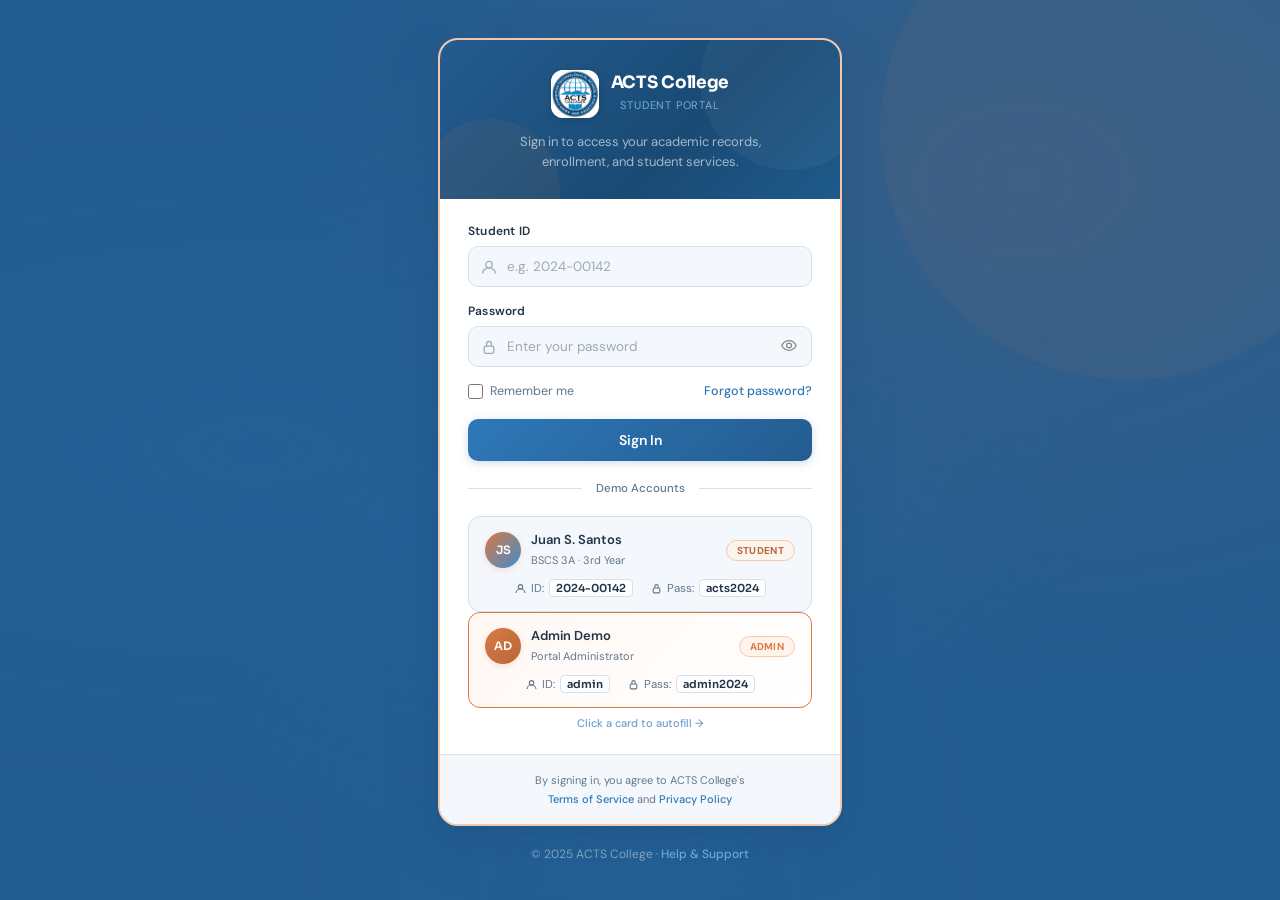
<file: index.html>
<!DOCTYPE html>
<html lang="en">

<head>
  <meta charset="UTF-8">
  <meta name="viewport" content="width=device-width, initial-scale=1.0">
  <title>ACTS Student Portal — Sign In</title>
  <link rel="icon" type="image/png" href="image/logo.png">
  <link
    href="https://fonts.googleapis.com/css2?family=Sora:wght@300;400;500;600;700&family=DM+Sans:ital,opsz,wght@0,9..40,300;0,9..40,400;0,9..40,500;0,9..40,600;1,9..40,400&display=swap"
    rel="stylesheet">
  <link rel="stylesheet" href="css/login.css">
</head>

<body>

  <div class="login-wrapper">
    <div class="login-card">
      <!-- Header -->
      <div class="login-header">
        <div class="brand-row">
          <div class="brand-icon"><img src="image/logo.png" alt="ACTS College" class="brand-logo" onerror="this.onerror=null;this.style.display='none';this.parentElement.textContent='AC'" /></div>
          <div class="brand-label">
            <strong>ACTS College</strong>
            <span>Student Portal</span>
          </div>
        </div>
        <div class="login-subtitle">Sign in to access your academic records,<br>enrollment, and student services.</div>
      </div>

      <!-- Form -->
      <div class="login-body">
        <div class="error-msg" id="errorMsg">
          <svg width="14" height="14" viewBox="0 0 20 20" fill="none" stroke="currentColor" stroke-width="2">
            <circle cx="10" cy="10" r="8" />
            <path d="M10 6v5M10 14v.5" />
          </svg>
          <span id="errorText">Invalid student ID or password.</span>
        </div>

        <form id="loginForm" onsubmit="handleLogin(event)">
          <div class="form-group">
            <label class="form-label" for="studentId">Student ID</label>
            <div class="form-input-wrap">
              <input class="form-input" type="text" id="studentId" placeholder="e.g. 2024-00142" autocomplete="username"
                required />
              <svg width="16" height="16" viewBox="0 0 20 20" fill="none" stroke="currentColor" stroke-width="1.6">
                <circle cx="10" cy="7" r="4" />
                <path d="M2 18c0-4 3.6-7 8-7s8 3 8 7" />
              </svg>
            </div>
          </div>

          <div class="form-group">
            <label class="form-label" for="password">Password</label>
            <div class="form-input-wrap">
              <input class="form-input" type="password" id="password" placeholder="Enter your password"
                autocomplete="current-password" required />
              <svg width="16" height="16" viewBox="0 0 20 20" fill="none" stroke="currentColor" stroke-width="1.6">
                <rect x="4" y="9" width="12" height="9" rx="2" />
                <path d="M7 9V6a3 3 0 016 0v3" />
              </svg>
              <button type="button" class="password-toggle" onclick="togglePassword()"
                aria-label="Toggle password visibility">
                <svg id="eyeIcon" width="16" height="16" viewBox="0 0 20 20" fill="none" stroke="currentColor"
                  stroke-width="1.6">
                  <path d="M1 10s3-6 9-6 9 6 9 6-3 6-9 6-9-6-9-6z" />
                  <circle cx="10" cy="10" r="3" />
                </svg>
              </button>
            </div>
          </div>

          <div class="form-row">
            <label class="checkbox-wrap">
              <input type="checkbox" id="rememberMe" />
              Remember me
            </label>
            <a href="#" class="forgot-link"
              onclick="event.preventDefault();alert('Please contact the registrar office to reset your password.')">Forgot
              password?</a>
          </div>

          <button type="submit" class="login-btn" id="loginBtn">
            <span class="btn-text">Sign In</span>
            <div class="btn-spinner"></div>
          </button>
        </form>

        <div class="login-divider"><span>Demo Accounts</span></div>

        <!-- Demo account cards -->
        <div class="demo-wrap">
          <!-- Student demo -->
          <div class="demo-card" onclick="fillDemo()" title="Click to autofill student demo credentials">
            <div class="demo-top">
              <div class="demo-avatar">JS</div>
              <div class="demo-info">
                <strong>Juan S. Santos</strong>
                <span>BSCS 3A · 3rd Year</span>
              </div>
              <div class="demo-badge">Student</div>
            </div>
            <div class="demo-creds">
              <div class="demo-cred">
                <svg width="11" height="11" viewBox="0 0 20 20" fill="none" stroke="currentColor" stroke-width="2">
                  <circle cx="10" cy="7" r="4" />
                  <path d="M2 18c0-4 3.6-7 8-7s8 3 8 7" />
                </svg>
                ID: <span>2024-00142</span>
              </div>
              <div class="demo-cred">
                <svg width="11" height="11" viewBox="0 0 20 20" fill="none" stroke="currentColor" stroke-width="2">
                  <rect x="4" y="9" width="12" height="9" rx="2" />
                  <path d="M7 9V6a3 3 0 016 0v3" />
                </svg>
                Pass: <span>acts2024</span>
              </div>
            </div>
          </div>
          <!-- Admin demo -->
          <div class="demo-card" onclick="fillAdminDemo()" title="Click to autofill admin demo credentials" style="border-color:#d97a45;background:linear-gradient(135deg,#fff8f4 0%,#fff 100%);">
            <div class="demo-top">
              <div class="demo-avatar" style="background:linear-gradient(135deg,#d97a45,#b96538);">AD</div>
              <div class="demo-info">
                <strong>Admin Demo</strong>
                <span>Portal Administrator</span>
              </div>
              <div class="demo-badge" style="background:#fff3ec;color:#d97a45;border:1px solid #f5c9ad;">Admin</div>
            </div>
            <div class="demo-creds">
              <div class="demo-cred">
                <svg width="11" height="11" viewBox="0 0 20 20" fill="none" stroke="currentColor" stroke-width="2">
                  <circle cx="10" cy="7" r="4" />
                  <path d="M2 18c0-4 3.6-7 8-7s8 3 8 7" />
                </svg>
                ID: <span>admin</span>
              </div>
              <div class="demo-cred">
                <svg width="11" height="11" viewBox="0 0 20 20" fill="none" stroke="currentColor" stroke-width="2">
                  <rect x="4" y="9" width="12" height="9" rx="2" />
                  <path d="M7 9V6a3 3 0 016 0v3" />
                </svg>
                Pass: <span>admin2024</span>
              </div>
            </div>
          </div>
          <div class="demo-hint">Click a card to autofill →</div>
        </div>
      </div>

      <!-- Footer -->
      <div class="login-footer">
        By signing in, you agree to ACTS College's<br>
        <a href="#">Terms of Service</a> and <a href="#">Privacy Policy</a>
      </div>
    </div>

    <div class="bottom-text">
      &copy; 2025 ACTS College · <a href="#">Help &amp; Support</a>
    </div>
  </div>

  <script>
    // ═══════════════ DEMO AUTOFILL ═══════════════
    function fillDemo() {
      const idField = document.getElementById('studentId');
      const passField = document.getElementById('password');

      // Clear any previous values with a nice effect
      idField.value = '';
      passField.value = '';

      // Typing animation for student ID
      const demoId = '2024-00142';
      const demoPass = 'acts2024';
      let i = 0, j = 0;

      function typeId() {
        if (i < demoId.length) {
          idField.value += demoId[i++];
          setTimeout(typeId, 45);
        } else {
          // Start typing password after ID is done
          setTimeout(typePass, 150);
        }
      }

      function typePass() {
        if (j < demoPass.length) {
          passField.value += demoPass[j++];
          setTimeout(typePass, 45);
        } else {
          // Check remember me
          document.getElementById('rememberMe').checked = true;
          // Pulse the sign-in button
          const btn = document.getElementById('loginBtn');
          btn.style.boxShadow = '0 0 0 4px rgba(46,120,184,.2)';
          setTimeout(() => btn.style.boxShadow = '', 800);
        }
      }

      // Focus the ID field and start typing
      idField.focus();
      setTimeout(typeId, 100);

      // Hide any previous error
      document.getElementById('errorMsg').classList.remove('show');
    }

    // ═══════════════ ADMIN DEMO AUTOFILL ═══════════════
    function fillAdminDemo() {
      const idField = document.getElementById('studentId');
      const passField = document.getElementById('password');
      idField.value = '';
      passField.value = '';
      const demoId = 'admin';
      const demoPass = 'admin2024';
      let i = 0, j = 0;
      function typeId() {
        if (i < demoId.length) { idField.value += demoId[i++]; setTimeout(typeId, 45); }
        else setTimeout(typePass, 150);
      }
      function typePass() {
        if (j < demoPass.length) { passField.value += demoPass[j++]; setTimeout(typePass, 45); }
        else {
          document.getElementById('rememberMe').checked = false;
          const btn = document.getElementById('loginBtn');
          btn.style.boxShadow = '0 0 0 4px rgba(217,122,69,.25)';
          setTimeout(() => btn.style.boxShadow = '', 800);
        }
      }
      idField.focus();
      setTimeout(typeId, 100);
      document.getElementById('errorMsg').classList.remove('show');
    }

    // ═══════════════ PASSWORD TOGGLE ═══════════════
    function togglePassword() {
      const passField = document.getElementById('password');
      const eyeIcon = document.getElementById('eyeIcon');
      if (passField.type === 'password') {
        passField.type = 'text';
        eyeIcon.innerHTML = '<path d="M1 10s3-6 9-6 9 6 9 6-3 6-9 6-9-6-9-6z"/><circle cx="10" cy="10" r="3"/><line x1="3" y1="3" x2="17" y2="17" stroke-width="2"/>';
      } else {
        passField.type = 'password';
        eyeIcon.innerHTML = '<path d="M1 10s3-6 9-6 9 6 9 6-3 6-9 6-9-6-9-6z"/><circle cx="10" cy="10" r="3"/>';
      }
    }

    // ═══════════════ LOGIN HANDLER ═══════════════
    function handleLogin(e) {
      e.preventDefault();

      const id = document.getElementById('studentId').value.trim();
      const pass = document.getElementById('password').value;
      const btn = document.getElementById('loginBtn');
      const errorMsg = document.getElementById('errorMsg');
      const errorText = document.getElementById('errorText');

      // Hide previous errors
      errorMsg.classList.remove('show');

      // Basic validation
      if (!id || !pass) {
        errorText.textContent = 'Please enter your Student ID and password.';
        errorMsg.classList.add('show');
        document.querySelector('.login-card').classList.add('shake');
        setTimeout(() => document.querySelector('.login-card').classList.remove('shake'), 400);
        return;
      }

      // Show loading state
      btn.classList.add('loading');

      // Simulate auth check
      setTimeout(() => {
        // Check demo credentials
        if (id === 'admin' && pass === 'admin2024') {
          // Admin — store session and redirect to admin panel
          sessionStorage.setItem('acts_authenticated', 'admin');
          sessionStorage.setItem('acts_user', JSON.stringify({
            id: 'admin',
            name: 'Admin Demo',
            initials: 'AD',
            role: 'Administrator'
          }));
          window.location.href = 'admin.html';
        } else if (id === '2024-00142' && pass === 'acts2024') {
          // Success — store session and redirect
          sessionStorage.setItem('acts_authenticated', 'true');
          sessionStorage.setItem('acts_user', JSON.stringify({
            id: '2024-00142',
            name: 'Juan S. Santos',
            initials: 'JS',
            program: 'BSCS 3A'
          }));
          window.location.href = 'studentportal.html';
        } else {
          // Failed
          btn.classList.remove('loading');
          errorText.textContent = 'Invalid Student ID or password. Please try again.';
          errorMsg.classList.add('show');
          document.querySelector('.login-card').classList.add('shake');
          setTimeout(() => document.querySelector('.login-card').classList.remove('shake'), 400);
          document.getElementById('password').value = '';
          document.getElementById('password').focus();
        }
      }, 1200);
    }

    // ═══════════════ AUTO-REDIRECT IF LOGGED IN ═══════════════
    if (sessionStorage.getItem('acts_authenticated') === 'true') {
      window.location.href = 'studentportal.html';
    }
  </script>

</body>

</html>
</file>
<file: css/login.css>
/* ══════════════════════════════════════════════════
   ACTS STUDENT PORTAL — LOGIN PAGE
   Color palette matched to portal design system
   ══════════════════════════════════════════════════ */

:root {
    --blue: #2e78b8;
    --red: #d97a45;
    --blue-mid: #3f8ccc;
    --blue-lt: #75acd8;
    --blue-dk: #235c90;
    --red-dk: #b96538;
    --white: #ffffff;
    --off: #f4f8fc;
    --cream: #fcf5ee;
    --text: #223548;
    --muted: #62778b;
    --border: #d4e0ea;
    --accent-soft: #f1c7ad;
}

* {
    margin: 0;
    padding: 0;
    box-sizing: border-box;
}

body {
    font-family: 'DM Sans', sans-serif;
    background: var(--blue-dk);
    color: var(--text);
    min-height: 100vh;
    display: flex;
    align-items: center;
    justify-content: center;
    position: relative;
    overflow: hidden;
}

/* ── Animated background pattern ── */
body::before {
    content: '';
    position: fixed;
    inset: 0;
    background:
        radial-gradient(ellipse at 20% 50%, rgba(46, 120, 184, .15) 0%, transparent 60%),
        radial-gradient(ellipse at 80% 20%, rgba(217, 122, 69, .1) 0%, transparent 50%),
        radial-gradient(ellipse at 50% 100%, rgba(63, 140, 204, .08) 0%, transparent 50%);
    z-index: 0;
}

body::after {
    content: '';
    position: fixed;
    width: 500px;
    height: 500px;
    border-radius: 50%;
    background: rgba(217, 122, 69, .06);
    top: -120px;
    right: -100px;
    z-index: 0;
    animation: floatOrb 12s ease-in-out infinite;
}

@keyframes floatOrb {

    0%,
    100% {
        transform: translate(0, 0) scale(1);
    }

    50% {
        transform: translate(-30px, 20px) scale(1.08);
    }
}

/* ── Wrapper ── */
.login-wrapper {
    width: 100%;
    max-width: 440px;
    padding: 24px 18px;
    display: flex;
    flex-direction: column;
    align-items: center;
    position: relative;
    z-index: 1;
}

/* ── Card ── */
.login-card {
    background: var(--white);
    border: 2px solid var(--accent-soft);
    border-radius: 20px;
    overflow: hidden;
    width: 100%;
    box-shadow:
        0 4px 6px rgba(34, 53, 72, .04),
        0 12px 30px rgba(34, 53, 72, .08),
        0 24px 60px rgba(35, 92, 144, .12);
    animation: cardIn .5s cubic-bezier(.34, 1.56, .64, 1) both;
}

@keyframes cardIn {
    from {
        opacity: 0;
        transform: translateY(24px) scale(.97);
    }

    to {
        opacity: 1;
        transform: translateY(0) scale(1);
    }
}

/* ── Header with blue-dk banner ── */
.login-header {
    padding: 0;
    text-align: center;
    background: linear-gradient(135deg, var(--blue-dk) 0%, #1a4a74 60%, #1e5a8a 100%);
    padding: 30px 28px 26px;
    position: relative;
    overflow: hidden;
}

.login-header::before {
    content: '';
    position: absolute;
    right: -40px;
    top: -50px;
    width: 180px;
    height: 180px;
    background: rgba(255, 255, 255, .04);
    border-radius: 50%;
}

.login-header::after {
    content: '';
    position: absolute;
    left: -20px;
    bottom: -60px;
    width: 140px;
    height: 140px;
    background: rgba(217, 122, 69, .08);
    border-radius: 50%;
}

.brand-row {
    display: inline-flex;
    align-items: center;
    gap: 12px;
    margin-bottom: 14px;
    position: relative;
    z-index: 1;
}

.brand-icon {
    width: 48px;
    height: 48px;
    background: var(--white);
    border-radius: 12px;
    display: flex;
    align-items: center;
    justify-content: center;
    font-family: 'Sora', sans-serif;
    font-weight: 700;
    font-size: 18px;
    color: var(--blue-dk);
    flex-shrink: 0;
    overflow: hidden;
    box-shadow: 0 2px 8px rgba(0, 0, 0, .12);
}

.brand-logo {
    width: 100%;
    height: 100%;
    object-fit: cover;
    border-radius: 12px;
}

.brand-label strong {
    display: block;
    font-family: 'Sora', sans-serif;
    font-weight: 700;
    font-size: 17px;
    color: #fff;
    letter-spacing: -.3px;
    line-height: 1.2;
}

.brand-label span {
    font-size: 11px;
    color: var(--blue-lt);
    letter-spacing: .8px;
    text-transform: uppercase;
}

.login-subtitle {
    font-size: 13px;
    color: rgba(255, 255, 255, .6);
    line-height: 1.6;
    position: relative;
    z-index: 1;
}

/* ── Form Body ── */
.login-body {
    padding: 24px 28px 24px;
}

.error-msg {
    display: none;
    align-items: center;
    gap: 8px;
    background: var(--cream);
    border: 1px solid var(--accent-soft);
    border-radius: 10px;
    padding: 10px 14px;
    margin-bottom: 16px;
    font-size: 12.5px;
    color: var(--red-dk);
    font-weight: 500;
}

.error-msg.show {
    display: flex;
}

.form-group {
    margin-bottom: 16px;
}

.form-label {
    display: block;
    font-size: 12px;
    font-weight: 600;
    color: var(--text);
    margin-bottom: 7px;
    letter-spacing: .2px;
}

.form-input-wrap {
    position: relative;
}

.form-input-wrap>svg {
    position: absolute;
    left: 13px;
    top: 50%;
    transform: translateY(-50%);
    stroke: var(--muted);
    pointer-events: none;
    opacity: .6;
    transition: opacity .15s;
}

.form-input-wrap:focus-within>svg {
    opacity: 1;
    stroke: var(--blue);
}

.form-input {
    width: 100%;
    padding: 11px 14px 11px 38px;
    border: 1.5px solid var(--border);
    border-radius: 10px;
    font-size: 13.5px;
    font-family: 'DM Sans', sans-serif;
    color: var(--text);
    outline: none;
    transition: border-color .2s, box-shadow .2s;
    background: var(--off);
}

.form-input::placeholder {
    color: var(--muted);
    opacity: .6;
}

.form-input:focus {
    border-color: var(--blue);
    background: var(--white);
    box-shadow: 0 0 0 3px rgba(46, 120, 184, .1);
}

.password-toggle {
    position: absolute;
    right: 11px;
    top: 50%;
    transform: translateY(-50%);
    background: none;
    border: none;
    cursor: pointer;
    padding: 4px;
    opacity: .45;
    transition: opacity .15s;
}

.password-toggle:hover {
    opacity: .8;
}

.form-row {
    display: flex;
    align-items: center;
    justify-content: space-between;
    margin-bottom: 20px;
}

.checkbox-wrap {
    display: flex;
    align-items: center;
    gap: 7px;
    font-size: 12.5px;
    color: var(--muted);
    cursor: pointer;
}

.checkbox-wrap input {
    accent-color: var(--blue);
    width: 15px;
    height: 15px;
}

.forgot-link {
    font-size: 12.5px;
    color: var(--blue);
    text-decoration: none;
    font-weight: 500;
    transition: color .15s;
}

.forgot-link:hover {
    color: var(--blue-dk);
    text-decoration: underline;
}

/* ── Sign In Button ── */
.login-btn {
    width: 100%;
    padding: 12px;
    background: linear-gradient(135deg, var(--blue) 0%, var(--blue-dk) 100%);
    color: #fff;
    border: none;
    border-radius: 10px;
    font-size: 14px;
    font-weight: 600;
    font-family: 'DM Sans', sans-serif;
    cursor: pointer;
    transition: all .2s;
    position: relative;
    overflow: hidden;
    box-shadow: 0 2px 8px rgba(46, 120, 184, .25);
}

.login-btn:hover {
    background: linear-gradient(135deg, var(--blue-dk) 0%, #1a4a74 100%);
    box-shadow: 0 4px 14px rgba(46, 120, 184, .35);
    transform: translateY(-1px);
}

.login-btn:active {
    transform: translateY(0);
    box-shadow: 0 2px 6px rgba(46, 120, 184, .2);
}

.login-btn.loading .btn-text {
    opacity: 0;
}

.login-btn.loading .btn-spinner {
    display: block;
}

.btn-spinner {
    display: none;
    width: 18px;
    height: 18px;
    border: 2px solid rgba(255, 255, 255, .3);
    border-top-color: #fff;
    border-radius: 50%;
    animation: spin .6s linear infinite;
    position: absolute;
    top: 50%;
    left: 50%;
    transform: translate(-50%, -50%);
}

@keyframes spin {
    to {
        transform: translate(-50%, -50%) rotate(360deg);
    }
}

/* ── Divider ── */
.login-divider {
    display: flex;
    align-items: center;
    gap: 14px;
    margin: 20px 0;
    color: var(--muted);
    font-size: 11.5px;
    font-weight: 500;
}

.login-divider::before,
.login-divider::after {
    content: '';
    flex: 1;
    height: 1px;
    background: var(--border);
}

/* ── Demo Card ── */
.demo-wrap {
    text-align: center;
}

.demo-card {
    background: var(--off);
    border: 1.5px solid var(--border);
    border-radius: 12px;
    padding: 14px 16px;
    cursor: pointer;
    transition: all .2s;
}

.demo-card:hover {
    border-color: var(--blue);
    background: #f0f6fc;
    box-shadow: 0 2px 12px rgba(46, 120, 184, .1);
    transform: translateY(-1px);
}

.demo-top {
    display: flex;
    align-items: center;
    gap: 10px;
    margin-bottom: 10px;
}

.demo-avatar {
    width: 36px;
    height: 36px;
    border-radius: 50%;
    background: linear-gradient(135deg, var(--red) 0%, var(--blue-mid) 100%);
    display: flex;
    align-items: center;
    justify-content: center;
    font-family: 'Sora', sans-serif;
    font-weight: 600;
    font-size: 11.5px;
    color: #fff;
    flex-shrink: 0;
    box-shadow: 0 2px 6px rgba(217, 122, 69, .2);
}

.demo-info {
    text-align: left;
}

.demo-info strong {
    display: block;
    font-size: 13px;
    color: var(--text);
    font-weight: 600;
}

.demo-info span {
    font-size: 11px;
    color: var(--muted);
}

.demo-badge {
    margin-left: auto;
    background: var(--cream);
    color: var(--red-dk);
    font-size: 10px;
    font-weight: 700;
    padding: 3px 10px;
    border-radius: 20px;
    border: 1px solid var(--accent-soft);
    letter-spacing: .3px;
    text-transform: uppercase;
}

.demo-creds {
    display: flex;
    gap: 18px;
    justify-content: center;
}

.demo-cred {
    font-size: 11.5px;
    color: var(--muted);
    display: flex;
    align-items: center;
    gap: 5px;
}

.demo-cred span {
    font-weight: 600;
    color: var(--text);
    font-family: 'Sora', monospace;
    font-size: 11px;
    background: var(--white);
    padding: 1px 6px;
    border-radius: 4px;
    border: 1px solid var(--border);
}

.demo-hint {
    font-size: 11px;
    color: var(--blue);
    margin-top: 8px;
    font-weight: 500;
    opacity: .7;
    transition: opacity .15s;
}

.demo-card:hover .demo-hint {
    opacity: 1;
}

/* ── Footer ── */
.login-footer {
    padding: 16px 28px;
    border-top: 1px solid var(--border);
    font-size: 11px;
    color: var(--muted);
    text-align: center;
    line-height: 1.7;
    background: var(--off);
}

.login-footer a {
    color: var(--blue);
    text-decoration: none;
    font-weight: 500;
}

.login-footer a:hover {
    text-decoration: underline;
}

.bottom-text {
    margin-top: 20px;
    font-size: 12px;
    color: rgba(255, 255, 255, .45);
    text-align: center;
}

.bottom-text a {
    color: var(--blue-lt);
    text-decoration: none;
    font-weight: 500;
}

.bottom-text a:hover {
    text-decoration: underline;
    color: #fff;
}

/* ── Animations ── */
@keyframes fadeUp {
    from {
        opacity: 0;
        transform: translateY(12px);
    }

    to {
        opacity: 1;
        transform: translateY(0);
    }
}

.login-card.shake {
    animation: shake .4s ease;
}

@keyframes shake {

    0%,
    100% {
        transform: translateX(0);
    }

    20% {
        transform: translateX(-6px);
    }

    40% {
        transform: translateX(6px);
    }

    60% {
        transform: translateX(-4px);
    }

    80% {
        transform: translateX(4px);
    }
}

/* ── Responsive ── */
@media (max-width: 480px) {
    .login-wrapper {
        padding: 16px 12px;
    }

    .login-header {
        padding: 24px 20px 22px;
    }

    .login-body {
        padding: 20px 20px;
    }

    .brand-icon {
        width: 42px;
        height: 42px;
    }

    .brand-label strong {
        font-size: 15px;
    }

    .demo-creds {
        flex-direction: column;
        gap: 6px;
    }
}
</file>
<file: css/admin.css>
﻿
:root {
  --blue: #2e78b8;
  --red: #d97a45;
  --blue-mid: #3f8ccc;
  --blue-lt: #75acd8;
  --blue-dk: #235c90;
  --red-dk: #b96538;
  --white: #ffffff;
  --off: #f4f8fc;
  --cream: #fcf5ee;
  --text: #223548;
  --muted: #62778b;
  --border: #d4e0ea;
  --accent-soft: #f1c7ad;
  --sidebar-w: 268px;
  --top-h: 64px;
  --radius: 12px;
  --shadow: 0 2px 16px rgba(34,53,72,.09);
  --shadow-md: 0 4px 28px rgba(34,53,72,.13);
}

*, *::before, *::after { box-sizing: border-box; margin: 0; padding: 0; }

body {
  font-family: 'DM Sans', sans-serif;
  background: var(--off);
  color: var(--text);
  min-height: 100vh;
  overflow-x: hidden;
}

/* PAGE LOADER */
#page-loader {
  position: fixed; inset: 0;
  z-index: 9999;
  background: var(--blue-dk);
  display: flex; flex-direction: column;
  align-items: center; justify-content: center; gap: 1.6rem;
  transition: opacity .7s ease, visibility .7s ease;
}
#page-loader.hidden { opacity: 0; visibility: hidden; pointer-events: none; }
.ld-spin {
  position: relative; width: 150px; height: 150px;
  display: flex; align-items: center; justify-content: center;
}
.ld-spin::before {
  content: '';
  position: absolute; inset: 0;
  border-radius: 50%;
  border: 4px solid transparent;
  border-top-color: var(--red);
  border-right-color: rgba(185,101,56,.34);
  animation: lspin 1s linear infinite;
}
.ld-spin::after {
  content: '';
  position: absolute; inset: 10px;
  border-radius: 50%;
  border: 2px solid transparent;
  border-bottom-color: rgba(255,255,255,.25);
  border-left-color: rgba(255,255,255,.12);
  animation: lspin 1.7s linear infinite reverse;
}
@keyframes lspin { to { transform: rotate(360deg); } }
.ld-img {
  width: 112px; height: 112px;
  border-radius: 50%; object-fit: cover;
  background: #fff; padding: 6px;
  position: relative; z-index: 1;
  animation: lpulse 2s ease-in-out infinite;
  box-shadow: 0 0 30px rgba(185,101,56,.42);
}
@keyframes lpulse {
  0%,100% { transform: scale(1); box-shadow: 0 0 20px rgba(185,101,56,.34); }
  50% { transform: scale(1.05); box-shadow: 0 0 46px rgba(185,101,56,.55); }
}
.ld-fallback {
  width: 112px; height: 112px; border-radius: 50%;
  background: var(--red);
  display: flex; align-items: center; justify-content: center;
  font-family: 'Sora', sans-serif; font-weight: 700; font-size: 28px; color: #fff;
  position: relative; z-index: 1;
  box-shadow: 0 0 30px rgba(185,101,56,.42);
}
.ld-name {
  text-align: center; color: var(--white);
  font-family: 'Sora', sans-serif; font-size: 1.15rem; font-weight: 700; letter-spacing: -.3px;
}
.ld-name small {
  display: block; font-family: 'DM Sans', sans-serif;
  font-size: 0.72rem; font-weight: 400;
  color: rgba(255,255,255,.5); text-transform: uppercase;
  letter-spacing: 3px; margin-top: .3rem;
}
.ld-track {
  width: 200px; height: 3px;
  background: rgba(255,255,255,.12); border-radius: 99px; overflow: hidden;
}
.ld-bar {
  height: 100%;
  background: linear-gradient(90deg, var(--red), #e4ad85);
  border-radius: 99px; width: 0%; transition: width .15s ease;
}
.loader-status {
  font-size: 11.5px; color: rgba(255,255,255,.45);
  text-align: center; letter-spacing: .4px; min-height: 18px;
}

/* NAV LOADER */
#nav-loader {
  position: fixed; inset: 0;
  background: rgba(244,248,252,.85);
  backdrop-filter: blur(4px);
  z-index: 9000;
  display: flex; align-items: center; justify-content: center;
  opacity: 0; visibility: hidden;
  transition: opacity .2s, visibility .2s;
}
#nav-loader.show { opacity: 1; visibility: visible; }
.nl-inner { display: flex; flex-direction: column; align-items: center; gap: 12px; }
.nl-spinner { width: 40px; height: 40px; border: 3px solid var(--border); border-top-color: var(--blue); border-radius: 50%; animation: spin .55s linear infinite; }
.nl-txt { font-size: 12px; color: var(--muted); letter-spacing: .04em; }
@keyframes spin { to { transform: rotate(360deg); } }

/* MODAL */
.modal-overlay {
  position: fixed; inset: 0;
  background: rgba(34,53,72,.45);
  backdrop-filter: blur(3px);
  z-index: 8000;
  display: flex; align-items: center; justify-content: center;
  opacity: 0; visibility: hidden;
  transition: opacity .22s, visibility .22s;
  padding: 16px;
}
.modal-overlay.show { opacity: 1; visibility: visible; }
.modal {
  background: var(--white);
  border-radius: 14px;
  box-shadow: var(--shadow-md);
  padding: 28px;
  width: 560px; max-width: 100%;
  max-height: 90vh;
  overflow-y: auto;
  animation: modalIn .22s ease;
}
@keyframes modalIn { from { transform: translateY(16px) scale(.97); opacity: 0; } to { transform: translateY(0) scale(1); opacity: 1; } }
.modal-header { display: flex; align-items: center; justify-content: space-between; margin-bottom: 20px; }
.modal-header h3 { font-size: 17px; font-weight: 700; }
.modal-close { width: 32px; height: 32px; border-radius: 8px; border: 1px solid var(--border); background: var(--off); cursor: pointer; display: flex; align-items: center; justify-content: center; color: var(--muted); font-size: 14px; transition: background .13s; flex-shrink: 0; }
.modal-close:hover { background: var(--border); }
.modal-footer { display: flex; gap: 8px; justify-content: flex-end; margin-top: 22px; flex-wrap: wrap; }

/* LAYOUT */
.layout { display: flex; min-height: 100vh; }

/* SIDEBAR */
aside.sidebar {
  width: var(--sidebar-w);
  background: var(--blue-dk);
  display: flex; flex-direction: column;
  position: fixed; top: 0; left: 0; bottom: 0;
  z-index: 100;
  box-shadow: 4px 0 28px rgba(35,92,144,.2);
  transition: transform .28s ease;
}
.sidebar-brand {
  display: flex; align-items: center; gap: 10px;
  padding: 20px 18px 16px;
  border-bottom: 1px solid rgba(255,255,255,.1);
  flex-shrink: 0;
}
.sb-logo {
  width: 34px; height: 34px; flex-shrink: 0;
  background: var(--white);
  border-radius: 9px;
  display: flex; align-items: center; justify-content: center;
  overflow: hidden;
}
.sb-logo img { width: 100%; height: 100%; object-fit: cover; border-radius: 9px; }
.sb-text .sb-name { font-family: 'Sora', sans-serif; font-size: 14px; font-weight: 700; color: white; letter-spacing: -.3px; line-height: 1.2; }
.sb-text .sb-sub { font-size: 10.5px; color: var(--blue-lt); letter-spacing: .5px; }

.sidebar-section-label { font-size: 10px; letter-spacing: .12em; text-transform: uppercase; color: rgba(255,255,255,.3); font-weight: 600; padding: 18px 18px 5px; }
nav.sidebar-nav { flex: 1; overflow-y: auto; padding-bottom: 12px; }
nav.sidebar-nav::-webkit-scrollbar { width: 3px; }
nav.sidebar-nav::-webkit-scrollbar-thumb { background: rgba(255,255,255,.12); border-radius: 99px; }

.nav-item {
  display: flex; align-items: center; gap: 11px;
  padding: 10px 18px;
  color: rgba(255,255,255,.68);
  font-size: 13.5px; font-weight: 500;
  cursor: pointer; position: relative;
  transition: background .14s, color .14s;
  user-select: none;
}
.nav-item .nav-icon {
  width: 30px; height: 30px;
  display: flex; align-items: center; justify-content: center;
  border-radius: 7px; background: rgba(255,255,255,.05);
  font-size: 13px; flex-shrink: 0; transition: background .14s;
}
.nav-item:hover { background: rgba(255,255,255,.07); color: white; }
.nav-item:hover .nav-icon { background: rgba(255,255,255,.11); }
.nav-item.active { background: rgba(255,255,255,.12); color: white; }
.nav-item.active .nav-icon { background: var(--blue); box-shadow: 0 2px 10px rgba(46,120,184,.4); }
.nav-item.active::before { content: ''; position: absolute; left: 0; top: 5px; bottom: 5px; width: 3px; background: var(--red); border-radius: 0 3px 3px 0; }
.nav-badge { margin-left: auto; background: var(--red); color: white; font-size: 10px; font-weight: 700; padding: 2px 7px; border-radius: 99px; }

.sidebar-footer {
  padding: 13px 18px; border-top: 1px solid rgba(255,255,255,.1);
  display: flex; align-items: center; gap: 10px; flex-shrink: 0;
}
.sf-avatar { width: 33px; height: 33px; border-radius: 50%; background: linear-gradient(135deg, var(--blue-lt), var(--blue)); display: flex; align-items: center; justify-content: center; color: white; font-weight: 700; font-size: 13px; flex-shrink: 0; }
.sf-info { flex: 1; overflow: hidden; }
.sf-name { font-size: 12.5px; color: white; font-weight: 600; white-space: nowrap; overflow: hidden; text-overflow: ellipsis; }
.sf-role { font-size: 10.5px; color: rgba(255,255,255,.42); }
.sf-logout { color: rgba(255,255,255,.32); font-size: 14px; cursor: pointer; transition: color .14s; }
.sf-logout:hover { color: var(--accent-soft); }

/* HAMBURGER */
.hamburger { display: none; width: 38px; height: 38px; background: none; border: 1px solid var(--border); border-radius: 8px; cursor: pointer; color: var(--muted); font-size: 16px; align-items: center; justify-content: center; flex-shrink: 0; }

/* OVERLAY (mobile sidebar) */
.sidebar-overlay { display: none; position: fixed; inset: 0; background: rgba(0,0,0,.4); z-index: 99; }

/* MAIN */
.main { margin-left: var(--sidebar-w); flex: 1; display: flex; flex-direction: column; min-height: 100vh; }

/* TOPBAR */
.topbar {
  height: var(--top-h);
  background: var(--white);
  border-bottom: 1px solid var(--border);
  display: flex; align-items: center;
  padding: 0 20px; gap: 12px;
  position: sticky; top: 0; z-index: 50;
  box-shadow: 0 1px 8px rgba(34,53,72,.06);
}
.topbar-title { font-size: 17px; font-weight: 700; color: var(--text); flex: 1; min-width: 0; white-space: nowrap; overflow: hidden; text-overflow: ellipsis; }
.topbar-title span { color: var(--blue); }
.topbar-actions { display: flex; align-items: center; gap: 8px; }
.tb-btn { width: 37px; height: 37px; border: 1px solid var(--border); background: var(--white); border-radius: 9px; display: flex; align-items: center; justify-content: center; cursor: pointer; color: var(--muted); font-size: 14px; position: relative; transition: border-color .14s, color .14s, background .14s; }
.tb-btn:hover { border-color: var(--blue-lt); color: var(--blue); background: var(--off); }
.tb-notif { top: 7px; right: 7px; position: absolute; width: 7px; height: 7px; background: var(--red); border-radius: 50%; border: 2px solid white; }
.tb-divider { width: 1px; height: 26px; background: var(--border); }
.tb-user { display: flex; align-items: center; gap: 9px; cursor: pointer; }
.tb-avatar { width: 35px; height: 35px; background: linear-gradient(135deg, var(--blue-lt), var(--blue-dk)); border-radius: 50%; display: flex; align-items: center; justify-content: center; color: white; font-weight: 700; font-size: 13px; flex-shrink: 0; }
.tb-uname { font-size: 13px; font-weight: 600; }
.tb-urole { font-size: 11px; color: var(--muted); }

/* CONTENT */
.content { flex: 1; padding: 24px 20px; }

/* PAGE */
.page { display: none; animation: fadeUp .32s ease; }
.page.active { display: block; }
@keyframes fadeUp { from { opacity: 0; transform: translateY(9px); } to { opacity: 1; transform: translateY(0); } }
.page-header { margin-bottom: 22px; }
.page-header h1 { font-size: 22px; font-weight: 700; }
.page-header p { font-size: 13px; color: var(--muted); margin-top: 3px; }

/* CARD */
.card { background: var(--white); border: 1px solid var(--border); border-radius: var(--radius); box-shadow: var(--shadow); padding: 18px 20px; }
.card-title { font-size: 14px; font-weight: 700; margin-bottom: 14px; display: flex; align-items: center; gap: 8px; flex-wrap: wrap; }
.card-title i { color: var(--blue); }

/* STAT CARDS */
.stats-grid { display: grid; grid-template-columns: repeat(4,1fr); gap: 12px; margin-bottom: 20px; }
.stat-card { background: var(--white); border: 1px solid var(--border); border-radius: var(--radius); padding: 16px 18px; display: flex; align-items: flex-start; gap: 12px; box-shadow: var(--shadow); position: relative; overflow: hidden; }
.stat-card::after { content: ''; position: absolute; bottom: 0; left: 0; right: 0; height: 3px; }
.stat-card.blue::after { background: var(--blue); }
.stat-card.red::after { background: var(--red); }
.stat-card.teal::after { background: #2aacac; }
.stat-card.gold::after { background: #c9962f; }
.stat-icon { width: 40px; height: 40px; border-radius: 9px; display: flex; align-items: center; justify-content: center; font-size: 16px; flex-shrink: 0; }
.stat-icon.blue { background: #eaf2fb; color: var(--blue); }
.stat-icon.red { background: #fdf0e8; color: var(--red); }
.stat-icon.teal { background: #e4f5f5; color: #2aacac; }
.stat-icon.gold { background: #fdf4e0; color: #c9962f; }
.stat-val { font-size: 23px; font-weight: 700; line-height: 1; }
.stat-lbl { font-size: 11.5px; color: var(--muted); margin-top: 3px; }
.stat-delta { font-size: 11px; margin-top: 5px; font-weight: 600; }
.stat-delta.up { color: #27a06c; }
.stat-delta.dn { color: var(--red); }

/* GRIDS */
.grid-2 { display: grid; grid-template-columns: 1fr 1fr; gap: 16px; }
.grid-3 { display: grid; grid-template-columns: 1fr 1fr 1fr; gap: 14px; }

/* TABLE */
.tbl-wrap { overflow-x: auto; -webkit-overflow-scrolling: touch; }
table.data-tbl { width: 100%; border-collapse: collapse; font-size: 13px; }
table.data-tbl thead th { text-align: left; padding: 9px 11px; font-size: 10px; letter-spacing: .07em; text-transform: uppercase; color: var(--muted); font-weight: 600; border-bottom: 1px solid var(--border); white-space: nowrap; }
table.data-tbl tbody tr { border-bottom: 1px solid var(--off); transition: background .11s; }
table.data-tbl tbody tr:last-child { border-bottom: none; }
table.data-tbl tbody tr:hover { background: var(--off); }
table.data-tbl tbody td { padding: 10px 11px; vertical-align: middle; }

/* BADGES */
.badge { display: inline-flex; align-items: center; padding: 3px 9px; border-radius: 99px; font-size: 11px; font-weight: 600; white-space: nowrap; }
.badge.green { background: #e4f7ee; color: #1e8b56; }
.badge.red { background: #fdf0e8; color: var(--red-dk); }
.badge.blue { background: #eaf2fb; color: var(--blue-dk); }
.badge.gray { background: #eef2f5; color: var(--muted); }
.badge.gold { background: #fdf4e0; color: #a07820; }
.badge.orange { background: #fff2e6; color: #b96538; }
.badge.purple { background: #f3eefa; color: #7c4dab; }
.badge.teal { background: #e4f5f5; color: #1a8585; }

/* FORM */
.form-grid { display: grid; grid-template-columns: 1fr 1fr; gap: 13px; }
.form-grid-3 { display: grid; grid-template-columns: 1fr 1fr 1fr; gap: 13px; }
.form-grid-4 { display: grid; grid-template-columns: 1fr 1fr 1fr 1fr; gap: 13px; }
.form-group { display: flex; flex-direction: column; gap: 5px; }
.form-group label { font-size: 11px; font-weight: 600; color: var(--muted); letter-spacing: .04em; }
.form-group input, .form-group select, .form-group textarea {
  padding: 9px 11px; border: 1px solid var(--border); border-radius: 8px;
  font-size: 13px; font-family: inherit; color: var(--text); background: var(--white);
  outline: none; transition: border-color .14s, box-shadow .14s;
  max-width: 100%;
}
.form-group input:focus, .form-group select:focus, .form-group textarea:focus { border-color: var(--blue-lt); box-shadow: 0 0 0 3px rgba(46,120,184,.1); }
.form-group textarea { resize: vertical; min-height: 72px; }

/* BUTTONS */
.btn { display: inline-flex; align-items: center; gap: 6px; padding: 9px 15px; border-radius: 8px; font-size: 13px; font-weight: 600; font-family: inherit; cursor: pointer; border: none; transition: all .14s; white-space: nowrap; }
.btn-primary { background: var(--blue); color: white; }
.btn-primary:hover { background: var(--blue-dk); box-shadow: 0 3px 12px rgba(46,120,184,.32); }
.btn-secondary { background: var(--off); color: var(--text); border: 1px solid var(--border); }
.btn-secondary:hover { border-color: var(--blue-lt); color: var(--blue); }
.btn-danger { background: var(--red); color: white; }
.btn-danger:hover { background: var(--red-dk); }
.btn-success { background: #1e8b56; color: white; }
.btn-success:hover { background: #176e43; }
.btn-sm { padding: 5px 11px; font-size: 11.5px; }
.btn-group { display: flex; gap: 8px; flex-wrap: wrap; }

/* TOOLBAR */
.search-bar { display: flex; align-items: center; gap: 7px; padding: 8px 12px; border: 1px solid var(--border); border-radius: 8px; background: var(--white); flex: 1; min-width: 140px; max-width: 300px; }
.search-bar i { color: var(--muted); font-size: 12px; flex-shrink: 0; }
.search-bar input { border: none; outline: none; font-size: 13px; font-family: inherit; width: 100%; color: var(--text); background: transparent; }
.toolbar { display: flex; align-items: center; gap: 9px; margin-bottom: 16px; flex-wrap: wrap; }

/* PROGRESS */
.progress-wrap { background: var(--off); border-radius: 99px; height: 7px; overflow: hidden; }
.progress-bar { height: 100%; border-radius: 99px; }

/* BAR CHART */
.bar-chart { display: flex; align-items: flex-end; gap: 6px; height: 120px; padding: 6px 0; }
.bar-chart .bar { flex: 1; border-radius: 5px 5px 0 0; background: linear-gradient(180deg, var(--blue-lt), var(--blue)); transition: opacity .18s; }
.bar-chart .bar:hover { opacity: .78; }
.bar-chart .bar.red { background: linear-gradient(180deg, var(--accent-soft), var(--red)); }
.bar-labels { display: flex; gap: 6px; }
.bar-labels span { flex: 1; text-align: center; font-size: 9px; color: var(--muted); }

/* TIMELINE */
.timeline { display: flex; flex-direction: column; }
.tl-item { display: flex; gap: 12px; padding-bottom: 16px; position: relative; }
.tl-item::before { content: ''; position: absolute; left: 12px; top: 27px; bottom: 0; width: 2px; background: var(--border); }
.tl-item:last-child::before { display: none; }
.tl-dot { width: 26px; height: 26px; border-radius: 50%; flex-shrink: 0; display: flex; align-items: center; justify-content: center; font-size: 11px; color: white; position: relative; z-index: 1; }
.tl-title { font-size: 13px; font-weight: 600; }
.tl-time { font-size: 11px; color: var(--muted); margin-top: 1px; }
.tl-text { font-size: 12px; color: var(--muted); margin-top: 3px; }

/* INFO ROW */
.info-row { display: flex; gap: 6px; font-size: 13px; padding: 6px 0; border-bottom: 1px solid var(--off); flex-wrap: wrap; }
.info-row:last-child { border-bottom: none; }
.info-row .ir-label { font-weight: 600; min-width: 140px; color: var(--muted); flex-shrink: 0; }

/* STEPS */
.steps { display: flex; align-items: center; margin-bottom: 24px; overflow-x: auto; padding-bottom: 4px; }
.step { display: flex; align-items: center; flex: 1; min-width: 0; }
.step:last-child { flex: 0; }
.step-inner { display: flex; flex-direction: column; align-items: center; flex-shrink: 0; }
.step-dot { width: 28px; height: 28px; border-radius: 50%; display: flex; align-items: center; justify-content: center; font-size: 11px; font-weight: 700; border: 2px solid var(--border); background: var(--white); color: var(--muted); flex-shrink: 0; }
.step.done .step-dot { background: var(--blue); border-color: var(--blue); color: white; }
.step.active .step-dot { border-color: var(--blue); color: var(--blue); box-shadow: 0 0 0 4px rgba(46,120,184,.13); }
.step-label { font-size: 10px; color: var(--muted); margin-top: 4px; white-space: nowrap; }
.step.active .step-label { color: var(--blue); font-weight: 600; }
.step.done .step-label { color: var(--text); }
.step-line { flex: 1; height: 2px; background: var(--border); margin: 0 4px 14px; min-width: 8px; }
.step.done .step-line { background: var(--blue); }

/* STARS */
.stars { display: flex; gap: 2px; color: #f0b429; font-size: 13px; }

/* TAB BAR */
.tab-bar { display: flex; gap: 0; border-bottom: 2px solid var(--border); margin-bottom: 18px; overflow-x: auto; }
.tab { padding: 9px 16px; font-size: 13px; font-weight: 600; color: var(--muted); cursor: pointer; border-bottom: 2px solid transparent; margin-bottom: -2px; transition: color .14s, border-color .14s; white-space: nowrap; }
.tab.active { color: var(--blue); border-color: var(--blue); }
.tab:hover { color: var(--blue-mid); }
.tab-panel { display: none; }
.tab-panel.active { display: block; }

/* SCHEDULE GRID */
.sched-grid { display: grid; grid-template-columns: 70px repeat(6, 1fr); gap: 0; border: 1px solid var(--border); border-radius: 10px; overflow: hidden; font-size: 11px; min-width: 500px; }
.sg-header { background: var(--blue-dk); color: white; font-weight: 700; text-align: center; padding: 8px 4px; font-size: 10px; letter-spacing: .04em; }
.sg-time { background: var(--off); color: var(--muted); font-weight: 600; font-size: 10px; padding: 6px 7px; border-bottom: 1px solid var(--border); display: flex; align-items: center; }
.sg-cell { padding: 3px; border-bottom: 1px solid var(--border); border-left: 1px solid var(--border); min-height: 36px; }
.sg-block { background: var(--blue); color: white; border-radius: 5px; padding: 3px 5px; font-size: 10px; font-weight: 600; height: 100%; display: flex; flex-direction: column; justify-content: center; cursor: pointer; transition: opacity .13s; }
.sg-block:hover { opacity: .85; }
.sg-block.red { background: var(--red); }
.sg-block.teal { background: #2aacac; }
.sg-block.gold { background: #c9962f; }
.sg-block.purple { background: #7c4dab; }

/* SUBJECT CARD (for open subjects) */
.subj-card { background: var(--off); border: 1px solid var(--border); border-radius: 9px; padding: 13px 15px; margin-bottom: 8px; display: flex; align-items: center; gap: 12px; }
.subj-card-icon { width: 36px; height: 36px; border-radius: 8px; background: var(--blue); display: flex; align-items: center; justify-content: center; color: white; font-size: 14px; flex-shrink: 0; }
.subj-card-info { flex: 1; min-width: 0; }
.subj-card-code { font-weight: 700; font-size: 13px; color: var(--blue); }
.subj-card-title { font-size: 12px; color: var(--muted); margin-top: 1px; white-space: nowrap; overflow: hidden; text-overflow: ellipsis; }
.subj-card-meta { display: flex; gap: 6px; flex-wrap: wrap; margin-top: 4px; }

/* OPEN SUBJECTS SECTION */
.open-subjects-header { display: flex; align-items: center; justify-content: space-between; margin-bottom: 10px; flex-wrap: wrap; gap: 8px; }

/* RESPONSIVE */
@media (max-width: 1100px) {
  .stats-grid { grid-template-columns: repeat(2,1fr); }
  .grid-2 { grid-template-columns: 1fr; }
  .grid-3 { grid-template-columns: 1fr 1fr; }
  .form-grid-4 { grid-template-columns: 1fr 1fr; }
}

@media (max-width: 900px) {
  :root { --sidebar-w: 268px; }
  aside.sidebar { transform: translateX(-100%); }
  aside.sidebar.open { transform: translateX(0); }
  .sidebar-overlay.show { display: block; }
  .main { margin-left: 0; }
  .hamburger { display: flex; }
  .tb-uname, .tb-urole { display: none; }
  .tb-divider { display: none; }
}

@media (max-width: 640px) {
  .stats-grid { grid-template-columns: 1fr 1fr; }
  .grid-3 { grid-template-columns: 1fr; }
  .form-grid { grid-template-columns: 1fr; }
  .form-grid-3 { grid-template-columns: 1fr; }
  .form-grid-4 { grid-template-columns: 1fr 1fr; }
  .content { padding: 16px 14px; }
  .topbar { padding: 0 14px; }
  .topbar-title { font-size: 15px; }
  .page-header h1 { font-size: 19px; }
  .tb-btn { width: 33px; height: 33px; }
}

@media (max-width: 420px) {
  .stats-grid { grid-template-columns: 1fr; }
  .form-grid-4 { grid-template-columns: 1fr; }
  .btn { padding: 8px 12px; font-size: 12px; }
}

/* COURSE SUBJECT FILTER */
.filter-bar { display: flex; gap: 8px; flex-wrap: wrap; margin-bottom: 18px; }
.filter-btn { padding: 7px 15px; border-radius: 99px; border: 1px solid var(--border); background: var(--white); color: var(--muted); font-size: 12.5px; font-weight: 600; cursor: pointer; transition: all .14s; font-family: inherit; }
.filter-btn:hover, .filter-btn.active { background: var(--blue); border-color: var(--blue); color: white; }

/* ─── FEE CARD ─────────────────────────────────────────── */
.fee-card { background: linear-gradient(135deg, var(--blue-dk), var(--blue)); border-radius: var(--radius); padding: 22px 24px; color: white; position: relative; overflow: hidden; }
.fee-card::after { content: ''; position: absolute; right: -30px; top: -30px; width: 160px; height: 160px; border-radius: 50%; background: rgba(255,255,255,.06); }
.fee-card .fc-label { font-size: 11px; opacity: .7; letter-spacing: .05em; }
.fee-card .fc-amount { font-size: 32px; font-weight: 700; margin: 5px 0 3px; }
.fee-card .fc-sub { font-size: 12px; opacity: .65; }
.fee-card .fc-badge { display: inline-flex; align-items: center; gap: 5px; background: rgba(255,255,255,.15); border-radius: 99px; padding: 4px 12px; font-size: 11.5px; margin-top: 13px; }
</file>
<file: css/styles.css>
:root {
  --blue: #2e78b8;
  --red: #d97a45;
  --blue-mid: #3f8ccc;
  --blue-lt: #75acd8;
  --blue-dk: #235c90;
  --red-dk: #b96538;
  --white: #ffffff;
  --off: #f4f8fc;
  --cream: #fcf5ee;
  --text: #223548;
  --muted: #62778b;
  --border: #d4e0ea;
  --accent-soft: #f1c7ad;
}

* {
  margin: 0;
  padding: 0;
  box-sizing: border-box;
}

body {
  font-family: 'DM Sans', sans-serif;
  background: var(--off);
  color: var(--text);
  display: flex;
  min-height: 100vh;
  overflow-x: hidden;
}

/* ── LOADING SCREEN ── */
#loading-screen {
  position: fixed;
  inset: 0;
  z-index: 9999;
  background: var(--blue-dk);
  display: flex;
  flex-direction: column;
  align-items: center;
  justify-content: center;
  gap: 1.6rem;
  transition: opacity .7s ease, visibility .7s ease;
}

#loading-screen.fade-out {
  opacity: 0;
  visibility: hidden;
  pointer-events: none;
}

/* spinner ring */
.ld-spin {
  position: relative;
  width: 150px;
  height: 150px;
  display: flex;
  align-items: center;
  justify-content: center;
}

.ld-spin::before {
  content: '';
  position: absolute;
  inset: 0;
  border-radius: 50%;
  border: 4px solid transparent;
  border-top-color: var(--red);
  border-right-color: rgba(185, 101, 56, .34);
  animation: lspin 1s linear infinite;
}

.ld-spin::after {
  content: '';
  position: absolute;
  inset: 10px;
  border-radius: 50%;
  border: 2px solid transparent;
  border-bottom-color: rgba(255, 255, 255, .25);
  border-left-color: rgba(255, 255, 255, .12);
  animation: lspin 1.7s linear infinite reverse;
}

@keyframes lspin {
  to {
    transform: rotate(360deg);
  }
}

/* logo image */
.ld-img {
  width: 112px;
  height: 112px;
  border-radius: 50%;
  object-fit: cover;
  background: #fff;
  padding: 6px;
  position: relative;
  z-index: 1;
  animation: lpulse 2s ease-in-out infinite;
  box-shadow: 0 0 30px rgba(185, 101, 56, .42);
}

@keyframes lpulse {

  0%,
  100% {
    transform: scale(1);
    box-shadow: 0 0 20px rgba(185, 101, 56, .34);
  }

  50% {
    transform: scale(1.05);
    box-shadow: 0 0 46px rgba(185, 101, 56, .55);
  }
}

/* fallback text when image fails */
.ld-fallback {
  width: 112px;
  height: 112px;
  border-radius: 50%;
  background: var(--red);
  display: flex;
  align-items: center;
  justify-content: center;
  font-family: 'Sora', sans-serif;
  font-weight: 700;
  font-size: 28px;
  color: #fff;
  position: relative;
  z-index: 1;
  box-shadow: 0 0 30px rgba(185, 101, 56, .42);
}

/* school name */
.ld-name {
  text-align: center;
  color: var(--white);
  font-family: 'Sora', sans-serif;
  font-size: 1.15rem;
  font-weight: 700;
  letter-spacing: -.3px;
}

.ld-name small {
  display: block;
  font-family: 'DM Sans', sans-serif;
  font-size: 0.72rem;
  font-weight: 400;
  color: rgba(255, 255, 255, .5);
  text-transform: uppercase;
  letter-spacing: 3px;
  margin-top: .3rem;
}

/* progress bar */
.ld-track {
  width: 200px;
  height: 3px;
  background: rgba(255, 255, 255, .12);
  border-radius: 99px;
  overflow: hidden;
}

.ld-bar {
  height: 100%;
  background: linear-gradient(90deg, var(--red), #e4ad85);
  border-radius: 99px;
  width: 0%;
  transition: width .15s ease;
}

.loader-status {
  font-size: 11.5px;
  color: rgba(255, 255, 255, .45);
  text-align: center;
  letter-spacing: .4px;
  min-height: 18px;
}

/* ── SIDEBAR ── */
.sidebar {
  width: 264px;
  height: 100vh;
  background: var(--blue-dk);
  display: flex;
  flex-direction: column;
  position: fixed;
  top: 0;
  left: 0;
  z-index: 100;
  transition: transform .3s ease;
  overflow: hidden;
}

.sidebar-brand {
  padding: 16px 18px 12px;
  border-bottom: 1px solid rgba(255, 255, 255, .1);
  flex-shrink: 0;
}

.brand-badge {
  display: inline-flex;
  align-items: center;
  gap: 10px;
}

.brand-icon {
  width: 34px;
  height: 34px;
  background: var(--white);
  border-radius: 9px;
  display: flex;
  align-items: center;
  justify-content: center;
  font-family: 'Sora', sans-serif;
  font-weight: 700;
  font-size: 14px;
  color: #fff;
  flex-shrink: 0;
  overflow: hidden;
}

.brand-logo {
  width: 100%;
  height: 100%;
  object-fit: cover;
  border-radius: 10px;
}

.brand-text strong {
  display: block;
  font-family: 'Sora', sans-serif;
  font-weight: 700;
  font-size: 14px;
  color: #fff;
  letter-spacing: -.3px;
  line-height: 1.2;
}

.brand-text span {
  font-size: 10.5px;
  color: var(--blue-lt);
  letter-spacing: .5px;
}

.sidebar-student {
  padding: 10px 14px;
  margin: 8px 12px 4px;
  background: rgba(255, 255, 255, .07);
  border-radius: 10px;
  display: flex;
  align-items: center;
  gap: 10px;
  flex-shrink: 0;
}

.student-avatar {
  width: 32px;
  height: 32px;
  border-radius: 50%;
  background: linear-gradient(135deg, var(--red) 0%, var(--blue-mid) 100%);
  display: flex;
  align-items: center;
  justify-content: center;
  font-family: 'Sora', sans-serif;
  font-weight: 600;
  font-size: 11px;
  color: #fff;
  flex-shrink: 0;
}

.student-info strong {
  display: block;
  color: #fff;
  font-size: 12px;
  font-weight: 600;
  line-height: 1.2;
}

.student-info span {
  font-size: 10.5px;
  color: var(--blue-lt);
}

.sidebar-nav {
  padding: 4px 10px;
  flex: 1;
  display: flex;
  flex-direction: column;
  gap: 0;
}

.nav-section-label {
  font-size: 9.5px;
  font-weight: 700;
  letter-spacing: 1px;
  color: var(--accent-soft);
  text-transform: uppercase;
  padding: 10px 12px 3px;
}

.nav-item {
  display: flex;
  align-items: center;
  gap: 9px;
  padding: 7px 12px;
  border-radius: 7px;
  cursor: pointer;
  transition: all .16s ease;
  color: rgba(255, 255, 255, .62);
  font-size: 12.5px;
  font-weight: 400;
  position: relative;
  user-select: none;
}

.nav-item:hover {
  background: rgba(255, 255, 255, .08);
  color: #fff;
}

.nav-item.active {
  background: rgba(255, 255, 255, .13);
  color: #fff;
  font-weight: 500;
}

.nav-item.active::before {
  content: '';
  position: absolute;
  left: 0;
  top: 50%;
  transform: translateY(-50%);
  width: 3px;
  height: 18px;
  background: var(--red);
  border-radius: 0 3px 3px 0;
}

.nav-icon {
  width: 16px;
  height: 16px;
  flex-shrink: 0;
  opacity: .8;
}

.nav-item.active .nav-icon {
  opacity: 1;
}

.nav-badge {
  margin-left: auto;
  background: var(--red);
  color: #fff;
  font-size: 10px;
  font-weight: 600;
  padding: 1px 7px;
  border-radius: 20px;
  line-height: 1.6;
}

.sidebar-footer {
  padding: 14px;
  border-top: 1px solid rgba(255, 255, 255, .1);
  flex-shrink: 0;
}

.logout-btn {
  display: flex;
  align-items: center;
  gap: 10px;
  padding: 9px 13px;
  border-radius: 8px;
  cursor: pointer;
  color: rgba(255, 255, 255, .45);
  font-size: 12.5px;
  transition: all .16s;
  font-family: 'DM Sans', sans-serif;
  background: none;
  border: none;
  width: 100%;
}

.logout-btn:hover {
  background: rgba(217, 122, 69, .15);
  color: var(--accent-soft);
}

/* ── MAIN ── */
.main {
  margin-left: 264px;
  flex: 1;
  display: flex;
  flex-direction: column;
  min-height: 100vh;
}

.topbar {
  background: var(--white);
  border-bottom: 1px solid var(--border);
  padding: 0 30px;
  height: 62px;
  display: flex;
  align-items: center;
  justify-content: space-between;
  position: sticky;
  top: 0;
  z-index: 50;
}

.topbar-left {
  display: flex;
  align-items: center;
  gap: 12px;
}

.page-title {
  font-family: 'Sora', sans-serif;
  font-size: 16px;
  font-weight: 600;
  color: var(--text);
  letter-spacing: -.3px;
}

.semester-pill {
  background: var(--off);
  border: 1px solid var(--border);
  color: var(--muted);
  font-size: 11px;
  font-weight: 500;
  padding: 3px 11px;
  border-radius: 20px;
}

.topbar-right {
  display: flex;
  align-items: center;
  gap: 10px;
}

.topbar-icon-btn {
  width: 34px;
  height: 34px;
  border-radius: 8px;
  background: var(--off);
  border: 1px solid var(--border);
  display: flex;
  align-items: center;
  justify-content: center;
  cursor: pointer;
  position: relative;
  transition: background .14s;
}

.topbar-icon-btn:hover {
  background: var(--border);
}

.topbar-logout:hover {
  background: rgba(217, 122, 69, .12);
}

.topbar-logout:hover svg {
  stroke: var(--red);
}

.notif-dot {
  position: absolute;
  top: 6px;
  right: 6px;
  width: 7px;
  height: 7px;
  background: var(--red);
  border-radius: 50%;
  border: 1.5px solid #fff;
}

.topbar-avatar {
  width: 34px;
  height: 34px;
  border-radius: 50%;
  background: linear-gradient(135deg, var(--red) 0%, var(--blue-mid) 100%);
  display: flex;
  align-items: center;
  justify-content: center;
  font-family: 'Sora', sans-serif;
  font-weight: 600;
  font-size: 12px;
  color: #fff;
  cursor: pointer;
}

.content {
  padding: 26px 30px;
  flex: 1;
}

.view {
  display: none;
}

.view.active {
  display: block;
}

/* ── CONTENT LOADING SKELETON ── */
.content-loader {
  position: fixed;
  inset: 0;
  z-index: 200;
  background: rgba(244, 248, 252, .85);
  backdrop-filter: blur(4px);
  display: flex;
  align-items: center;
  justify-content: center;
  gap: 14px;
  opacity: 0;
  pointer-events: none;
  transition: opacity .2s ease;
}

.content-loader.show {
  opacity: 1;
  pointer-events: all;
}

.cl-spinner {
  width: 28px;
  height: 28px;
  border: 3px solid var(--border);
  border-top-color: var(--blue);
  border-radius: 50%;
  animation: spin .7s linear infinite;
}

.cl-text {
  font-size: 13px;
  color: var(--muted);
  font-weight: 500;
}

@keyframes spin {
  to {
    transform: rotate(360deg);
  }
}

/* ── SKELETON SHIMMER ── */
.skeleton {
  background: linear-gradient(90deg, var(--border) 25%, #e8eff6 50%, var(--border) 75%);
  background-size: 400% 100%;
  animation: shimmer 1.4s ease infinite;
  border-radius: 8px;
}

@keyframes shimmer {
  0% {
    background-position: 100% 0
  }

  100% {
    background-position: -100% 0
  }
}

.skel-line {
  height: 14px;
  margin-bottom: 8px;
}

.skel-title {
  height: 20px;
  width: 60%;
  margin-bottom: 12px;
}

.skel-card {
  height: 96px;
  margin-bottom: 12px;
  border-radius: 14px;
}

.skel-table-row {
  height: 48px;
  margin-bottom: 4px;
  border-radius: 6px;
}

/* ── PANELS & CARDS ── */
.panel {
  background: var(--white);
  border: 1px solid var(--border);
  border-radius: 14px;
  overflow: hidden;
}

.panel-head {
  padding: 16px 20px 13px;
  display: flex;
  align-items: center;
  justify-content: space-between;
  border-bottom: 1px solid var(--border);
}

.panel-title {
  font-family: 'Sora', sans-serif;
  font-size: 13.5px;
  font-weight: 600;
  color: var(--text);
  letter-spacing: -.2px;
}

.panel-link {
  font-size: 12px;
  color: var(--blue);
  font-weight: 500;
  cursor: pointer;
}

.panel-link:hover {
  text-decoration: underline;
}

.stat-card {
  background: var(--white);
  border: 1px solid var(--border);
  border-radius: 14px;
  padding: 17px 19px;
  transition: box-shadow .2s;
}

.stat-card:hover {
  box-shadow: 0 4px 16px rgba(35, 92, 144, .08);
}

.stat-top {
  display: flex;
  align-items: center;
  justify-content: space-between;
  margin-bottom: 13px;
}

.stat-icon {
  width: 36px;
  height: 36px;
  border-radius: 10px;
  display: flex;
  align-items: center;
  justify-content: center;
}

.stat-icon.blue {
  background: #e8f3fb;
}

.stat-icon.red {
  background: #fdf0e8;
}

.stat-icon.green {
  background: #eaf7f0;
}

.stat-icon.yellow {
  background: #fdf8e8;
}

.stat-icon.purple {
  background: #f0ecfb;
}

.stat-change {
  font-size: 10.5px;
  font-weight: 500;
  padding: 2px 7px;
  border-radius: 20px;
}

.stat-change.up {
  background: #eaf7f0;
  color: #1a7a4a;
}

.stat-change.neutral {
  background: var(--off);
  color: var(--muted);
}

.stat-change.warn {
  background: #fdf8e8;
  color: #7a6a1a;
}

.stat-val {
  font-family: 'Sora', sans-serif;
  font-size: 25px;
  font-weight: 700;
  color: var(--text);
  letter-spacing: -.5px;
  display: block;
  margin-bottom: 3px;
}

.stat-label {
  font-size: 12px;
  color: var(--muted);
}

.stats-grid {
  display: grid;
  grid-template-columns: repeat(4, 1fr);
  gap: 13px;
  margin-bottom: 22px;
}

.two-col {
  display: grid;
  grid-template-columns: 1fr 1fr;
  gap: 16px;
  margin-bottom: 22px;
}

.three-two {
  display: grid;
  grid-template-columns: 1.5fr 1fr;
  gap: 16px;
  margin-bottom: 22px;
}

.page-head {
  margin-bottom: 20px;
  display: flex;
  align-items: flex-start;
  justify-content: space-between;
  gap: 12px;
  flex-wrap: wrap;
}

.page-head-left h2 {
  font-family: 'Sora', sans-serif;
  font-size: 18px;
  font-weight: 700;
  color: var(--text);
  letter-spacing: -.4px;
  margin-bottom: 3px;
}

.page-head-left p {
  font-size: 13px;
  color: var(--muted);
}

.btn-primary {
  background: var(--blue);
  color: #fff;
  border: none;
  padding: 9px 18px;
  border-radius: 9px;
  font-size: 13px;
  font-weight: 600;
  font-family: 'DM Sans', sans-serif;
  cursor: pointer;
  transition: background .15s;
  display: inline-flex;
  align-items: center;
  gap: 7px;
}

.btn-primary:hover {
  background: var(--blue-dk);
}

.btn-outline {
  background: var(--white);
  color: var(--blue);
  border: 1px solid var(--border);
  padding: 8px 16px;
  border-radius: 9px;
  font-size: 12.5px;
  font-weight: 600;
  font-family: 'DM Sans', sans-serif;
  cursor: pointer;
  transition: all .15s;
  display: inline-flex;
  align-items: center;
  gap: 6px;
}

.btn-outline:hover {
  background: var(--off);
  border-color: var(--blue-lt);
}

table {
  width: 100%;
  border-collapse: collapse;
}

thead th {
  background: var(--off);
  font-size: 10.5px;
  font-weight: 600;
  text-transform: uppercase;
  letter-spacing: .8px;
  color: var(--muted);
  padding: 11px 17px;
  text-align: left;
  border-bottom: 1px solid var(--border);
}

tbody tr {
  border-bottom: 1px solid var(--border);
  transition: background .12s;
}

tbody tr:last-child {
  border-bottom: none;
}

tbody tr:hover {
  background: var(--off);
}

tbody td {
  padding: 12px 17px;
  font-size: 13px;
  color: var(--text);
}

.grades-table-wrap {
  background: var(--white);
  border: 1px solid var(--border);
  border-radius: 14px;
  overflow: hidden;
}

.grade-pill {
  display: inline-flex;
  align-items: center;
  justify-content: center;
  min-width: 44px;
  padding: 3px 9px;
  border-radius: 6px;
  font-weight: 700;
  font-size: 13px;
  font-family: 'Sora', sans-serif;
}

.grade-pill.a {
  background: #eaf7f0;
  color: #1a7a4a;
}

.grade-pill.b {
  background: #e8f3fb;
  color: var(--blue-dk);
}

.grade-pill.c {
  background: #fdf8e8;
  color: #7a6a1a;
}

.grade-pill.ip {
  background: var(--off);
  color: var(--muted);
}

.tag {
  font-size: 10px;
  font-weight: 600;
  letter-spacing: .5px;
  padding: 2px 8px;
  border-radius: 4px;
  text-transform: uppercase;
  display: inline-block;
}

.tag.urgent {
  background: #fdf0e8;
  color: var(--red-dk);
}

.tag.info {
  background: #e8f3fb;
  color: var(--blue-dk);
}

.tag.general {
  background: var(--off);
  color: var(--muted);
}

.tag.success {
  background: #eaf7f0;
  color: #1a7a4a;
}

.tag.warn {
  background: #fdf8e8;
  color: #7a6a1a;
}

/* ── DASHBOARD ── */
.welcome-banner {
  background: var(--blue-dk);
  border-radius: 16px;
  padding: 26px 30px;
  display: flex;
  align-items: center;
  justify-content: space-between;
  margin-bottom: 22px;
  overflow: hidden;
  position: relative;
}

.welcome-banner::before {
  content: '';
  position: absolute;
  right: -40px;
  top: -60px;
  width: 240px;
  height: 240px;
  background: rgba(255, 255, 255, .04);
  border-radius: 50%;
}

.welcome-banner::after {
  content: '';
  position: absolute;
  right: 80px;
  bottom: -80px;
  width: 160px;
  height: 160px;
  background: rgba(255, 255, 255, .03);
  border-radius: 50%;
}

.welcome-text h2 {
  font-family: 'Sora', sans-serif;
  font-size: 21px;
  font-weight: 700;
  color: #fff;
  letter-spacing: -.5px;
  margin-bottom: 6px;
}

.welcome-text p {
  font-size: 13px;
  color: var(--blue-lt);
}

.welcome-badge {
  background: rgba(255, 255, 255, .1);
  border: 1px solid rgba(255, 255, 255, .15);
  border-radius: 12px;
  padding: 14px 20px;
  text-align: center;
  z-index: 1;
}

.welcome-badge .big-num {
  font-family: 'Sora', sans-serif;
  font-size: 30px;
  font-weight: 700;
  color: #fff;
  display: block;
  line-height: 1;
}

.welcome-badge .big-label {
  font-size: 11px;
  color: var(--blue-lt);
  margin-top: 4px;
}

.schedule-item {
  display: flex;
  align-items: center;
  gap: 13px;
  padding: 11px 20px;
  border-bottom: 1px solid var(--border);
  transition: background .15s;
}

.schedule-item:last-child {
  border-bottom: none;
}

.schedule-item:hover {
  background: var(--off);
}

.sched-time {
  font-size: 11px;
  font-weight: 600;
  color: var(--muted);
  min-width: 80px;
}

.sched-dot {
  width: 8px;
  height: 8px;
  border-radius: 50%;
  flex-shrink: 0;
}

.sched-subject strong {
  display: block;
  font-size: 12.5px;
  font-weight: 600;
  color: var(--text);
}

.sched-subject span {
  font-size: 11px;
  color: var(--muted);
}

.sched-room {
  margin-left: auto;
  font-size: 10.5px;
  color: var(--muted);
  background: var(--off);
  border: 1px solid var(--border);
  border-radius: 5px;
  padding: 2px 8px;
  white-space: nowrap;
}

.annc-item {
  padding: 14px 20px;
  border-bottom: 1px solid var(--border);
  cursor: pointer;
  transition: background .14s;
}

.annc-item:last-child {
  border-bottom: none;
}

.annc-item:hover {
  background: var(--off);
}

.annc-head {
  display: flex;
  align-items: center;
  gap: 8px;
  margin-bottom: 4px;
}

.annc-date {
  font-size: 10.5px;
  color: var(--muted);
  margin-left: auto;
}

.annc-title {
  font-size: 13px;
  font-weight: 600;
  color: var(--text);
  margin-bottom: 2px;
}

.annc-body {
  font-size: 11.5px;
  color: var(--muted);
  line-height: 1.5;
}

/* ── GRADES ── */
.gpa-highlight {
  background: var(--white);
  border: 1px solid var(--border);
  border-radius: 14px;
  padding: 22px 26px;
  display: flex;
  align-items: center;
  gap: 24px;
  margin-bottom: 20px;
  flex-wrap: wrap;
}

.gpa-num {
  font-family: 'Sora', sans-serif;
  font-size: 46px;
  font-weight: 700;
  color: var(--blue-dk);
  letter-spacing: -2px;
  line-height: 1;
}

.gpa-meta {
  border-left: 2px solid var(--border);
  padding-left: 22px;
}

.gpa-meta strong {
  display: block;
  font-size: 13.5px;
  color: var(--text);
  margin-bottom: 2px;
}

.gpa-meta span {
  font-size: 12px;
  color: var(--muted);
}

.gpa-bar-wrap {
  flex: 1;
  min-width: 200px;
}

.gpa-bar-label {
  display: flex;
  justify-content: space-between;
  font-size: 11px;
  color: var(--muted);
  margin-bottom: 6px;
}

.gpa-bar-track {
  height: 7px;
  background: var(--off);
  border-radius: 20px;
  overflow: hidden;
  border: 1px solid var(--border);
}

.gpa-bar-fill {
  height: 100%;
  border-radius: 20px;
  background: linear-gradient(90deg, var(--blue-lt), var(--blue));
  width: 82%;
}

/* ── SCHEDULE ── */
.schedule-week {
  display: grid;
  grid-template-columns: 64px repeat(5, 1fr);
  gap: 1px;
  background: var(--border);
  border-radius: 14px;
  overflow: hidden;
  border: 1px solid var(--border);
}

.week-header {
  background: var(--white);
  padding: 11px 6px;
  text-align: center;
  font-size: 10.5px;
  font-weight: 600;
  color: var(--muted);
  text-transform: uppercase;
  letter-spacing: .5px;
}

.week-header.today-col {
  background: #e8f3fb;
  color: var(--blue-dk);
}

.time-cell {
  background: var(--white);
  padding: 9px 6px;
  text-align: right;
  font-size: 10px;
  color: var(--muted);
  border-right: 1px solid var(--border);
  line-height: 1.2;
}

.day-cell {
  background: var(--white);
  padding: 3px;
  min-height: 50px;
}

.day-cell.today-col {
  background: #f7fbff;
}

.class-block {
  border-radius: 7px;
  padding: 5px 8px;
  font-size: 10.5px;
  font-weight: 500;
  line-height: 1.35;
  margin-bottom: 2px;
}

.class-block.blue {
  background: #d6ecf7;
  color: var(--blue-dk);
  border-left: 3px solid var(--blue);
}

.class-block.red {
  background: #fdf0e8;
  color: var(--red-dk);
  border-left: 3px solid var(--red);
}

.class-block.teal {
  background: #e0f5f0;
  color: #0a6651;
  border-left: 3px solid #1aac87;
}

.class-block.purple {
  background: #f0ecfb;
  color: #4a2e8c;
  border-left: 3px solid #7c5cbf;
}

/* ── ENROLLMENT STEPS ── */
.enroll-steps {
  display: flex;
  align-items: center;
  background: var(--white);
  border: 1px solid var(--border);
  border-radius: 14px;
  padding: 20px 24px;
  margin-bottom: 22px;
  overflow-x: auto;
  gap: 0;
}

.estep {
  display: flex;
  align-items: center;
  gap: 10px;
  min-width: max-content;
}

.estep-circle {
  width: 32px;
  height: 32px;
  border-radius: 50%;
  display: flex;
  align-items: center;
  justify-content: center;
  font-size: 12px;
  font-weight: 700;
  font-family: 'Sora', sans-serif;
  flex-shrink: 0;
}

.estep-circle.done {
  background: #eaf7f0;
  color: #1a7a4a;
}

.estep-circle.active {
  background: var(--blue);
  color: #fff;
}

.estep-circle.pending {
  background: var(--off);
  color: var(--muted);
  border: 1.5px solid var(--border);
}

.estep-text strong {
  display: block;
  font-size: 12px;
  font-weight: 600;
  color: var(--text);
}

.estep-text span {
  font-size: 10.5px;
  color: var(--muted);
}

.estep-line {
  flex: 1;
  min-width: 28px;
  height: 2px;
  background: var(--border);
  margin: 0 8px;
  border-radius: 2px;
}

.estep-line.done {
  background: var(--blue-lt);
}

/* ── SECTIONING ── */
.section-badge {
  display: inline-flex;
  align-items: center;
  gap: 14px;
  background: var(--blue-dk);
  border-radius: 12px;
  padding: 16px 22px;
  margin-bottom: 20px;
  width: 100%;
}

.classmate-card {
  background: var(--off);
  border: 1px solid var(--border);
  border-radius: 9px;
  padding: 11px 13px;
  display: flex;
  align-items: center;
  gap: 10px;
}

.classmate-avatar {
  width: 30px;
  height: 30px;
  border-radius: 50%;
  display: flex;
  align-items: center;
  justify-content: center;
  font-size: 10px;
  font-weight: 700;
  font-family: 'Sora', sans-serif;
  color: #fff;
  flex-shrink: 0;
}

.classmate-name {
  font-size: 12px;
  font-weight: 500;
  color: var(--text);
  line-height: 1.25;
}

.classmate-num {
  font-size: 10.5px;
  color: var(--muted);
}

/* ── SUBJECTS ── */
.subject-assign-grid {
  display: grid;
  grid-template-columns: 1fr 1fr;
  gap: 14px;
}

.subj-card {
  background: var(--white);
  border: 1px solid var(--border);
  border-radius: 12px;
  padding: 16px 18px;
  display: flex;
  align-items: flex-start;
  gap: 13px;
  transition: box-shadow .18s;
}

.subj-card:hover {
  box-shadow: 0 4px 14px rgba(35, 92, 144, .08);
}

.subj-icon {
  width: 38px;
  height: 38px;
  border-radius: 10px;
  display: flex;
  align-items: center;
  justify-content: center;
  flex-shrink: 0;
  font-size: 16px;
  line-height: 1;
}

.subj-info strong {
  display: block;
  font-size: 13px;
  font-weight: 600;
  color: var(--text);
  margin-bottom: 3px;
}

.subj-info .subj-code {
  font-size: 11px;
  font-weight: 600;
  color: var(--muted);
  margin-bottom: 5px;
}

.subj-info .subj-meta {
  font-size: 11.5px;
  color: var(--muted);
  line-height: 1.5;
}

.subj-status {
  margin-left: auto;
  flex-shrink: 0;
}

/* ── TUITION ── */
.tuition-summary {
  background: var(--blue-dk);
  border-radius: 14px;
  padding: 24px 28px;
  display: flex;
  align-items: center;
  justify-content: space-between;
  margin-bottom: 22px;
  position: relative;
  overflow: hidden;
  flex-wrap: wrap;
  gap: 18px;
}

.tuition-summary::before {
  content: '';
  position: absolute;
  right: -30px;
  top: -40px;
  width: 200px;
  height: 200px;
  background: rgba(255, 255, 255, .04);
  border-radius: 50%;
}

.tuition-left h3 {
  font-family: 'Sora', sans-serif;
  font-size: 12px;
  color: var(--blue-lt);
  font-weight: 500;
  margin-bottom: 8px;
  letter-spacing: .3px;
  text-transform: uppercase;
}

.tuition-left .total-amt {
  font-family: 'Sora', sans-serif;
  font-size: 38px;
  font-weight: 700;
  color: #fff;
  letter-spacing: -1px;
  line-height: 1;
}

.tuition-left .total-label {
  font-size: 12px;
  color: var(--blue-lt);
  margin-top: 5px;
}

.tuition-badges {
  display: flex;
  gap: 10px;
  z-index: 1;
  flex-wrap: wrap;
}

.tbadge {
  background: rgba(255, 255, 255, .1);
  border: 1px solid rgba(255, 255, 255, .15);
  border-radius: 9px;
  padding: 10px 16px;
  text-align: center;
}

.tbadge .tbval {
  font-family: 'Sora', sans-serif;
  font-size: 18px;
  font-weight: 700;
  color: #fff;
  display: block;
}

.tbadge .tblabel {
  font-size: 10.5px;
  color: var(--blue-lt);
}

.fee-breakdown {
  background: var(--white);
  border: 1px solid var(--border);
  border-radius: 14px;
  overflow: hidden;
}

.fee-row {
  display: flex;
  align-items: center;
  justify-content: space-between;
  padding: 13px 20px;
  border-bottom: 1px solid var(--border);
}

.fee-row:last-child {
  border-bottom: none;
  background: var(--off);
  font-weight: 600;
}

.fee-name {
  font-size: 13px;
  color: var(--text);
}

.fee-name small {
  display: block;
  font-size: 11px;
  color: var(--muted);
  font-weight: 400;
  margin-top: 1px;
}

.fee-amt {
  font-size: 13px;
  font-weight: 600;
  color: var(--text);
  font-family: 'Sora', sans-serif;
}

.fee-amt.disc {
  color: #1a7a4a;
}

/* ── PAYMENT ── */
.payment-progress {
  background: var(--white);
  border: 1px solid var(--border);
  border-radius: 14px;
  padding: 22px 24px;
  margin-bottom: 20px;
}

.pay-progress-bar {
  height: 10px;
  background: var(--off);
  border-radius: 20px;
  border: 1px solid var(--border);
  margin: 14px 0 6px;
  overflow: hidden;
}

.pay-progress-fill {
  height: 100%;
  border-radius: 20px;
  background: linear-gradient(90deg, var(--blue-lt), var(--blue));
}

.pay-labels {
  display: flex;
  justify-content: space-between;
  font-size: 11px;
  color: var(--muted);
}

.pay-item {
  display: flex;
  align-items: center;
  gap: 14px;
  padding: 14px 20px;
  border-bottom: 1px solid var(--border);
}

.pay-item:last-child {
  border-bottom: none;
}

.pay-icon {
  width: 36px;
  height: 36px;
  border-radius: 9px;
  display: flex;
  align-items: center;
  justify-content: center;
  flex-shrink: 0;
}

.pay-icon.paid {
  background: #eaf7f0;
}

.pay-icon.pending {
  background: #fdf8e8;
}

.pay-icon.overdue {
  background: #fdf0e8;
}

.pay-info strong {
  display: block;
  font-size: 13px;
  font-weight: 600;
  color: var(--text);
  margin-bottom: 2px;
}

.pay-info span {
  font-size: 11.5px;
  color: var(--muted);
}

.pay-right {
  margin-left: auto;
  text-align: right;
}

.pay-amount {
  font-family: 'Sora', sans-serif;
  font-size: 14px;
  font-weight: 700;
  color: var(--text);
  display: block;
}

.pay-status-pill {
  font-size: 10.5px;
  font-weight: 600;
  padding: 2px 9px;
  border-radius: 20px;
  margin-top: 2px;
  display: inline-block;
}

.pay-status-pill.paid {
  background: #eaf7f0;
  color: #1a7a4a;
}

.pay-status-pill.pending {
  background: #fdf8e8;
  color: #7a6a1a;
}

.pay-status-pill.overdue {
  background: #fdf0e8;
  color: var(--red-dk);
}

/* ── EVALUATION ── */
.eval-intro {
  background: var(--cream);
  border: 1px solid var(--accent-soft);
  border-radius: 14px;
  padding: 18px 22px;
  margin-bottom: 20px;
  display: flex;
  align-items: flex-start;
  gap: 14px;
}

.eval-intro-icon {
  width: 38px;
  height: 38px;
  background: var(--red);
  border-radius: 10px;
  display: flex;
  align-items: center;
  justify-content: center;
  flex-shrink: 0;
}

.eval-intro strong {
  display: block;
  font-size: 14px;
  font-weight: 600;
  color: var(--text);
  margin-bottom: 3px;
}

.eval-intro p {
  font-size: 12.5px;
  color: var(--muted);
  line-height: 1.6;
}

.eval-card {
  background: var(--white);
  border: 1px solid var(--border);
  border-radius: 14px;
  padding: 22px 24px;
  margin-bottom: 16px;
}

.eval-prof-head {
  display: flex;
  align-items: center;
  margin-bottom: 18px;
  padding-bottom: 16px;
  border-bottom: 1px solid var(--border);
  flex-wrap: wrap;
  gap: 10px;
}

.eval-prof-avatar {
  width: 46px;
  height: 46px;
  border-radius: 12px;
  display: flex;
  align-items: center;
  justify-content: center;
  font-family: 'Sora', sans-serif;
  font-weight: 700;
  font-size: 15px;
  color: #fff;
  background: var(--blue-dk);
  flex-shrink: 0;
}

.eval-prof-info strong {
  display: block;
  font-size: 14px;
  font-weight: 600;
  color: var(--text);
  margin-bottom: 2px;
}

.eval-prof-info span {
  font-size: 12px;
  color: var(--muted);
}

.eval-done-badge {
  margin-left: auto;
  background: #eaf7f0;
  color: #1a7a4a;
  font-size: 11px;
  font-weight: 600;
  padding: 4px 12px;
  border-radius: 20px;
  border: 1px solid #b8e6cf;
}

.eval-pending-badge {
  margin-left: auto;
  background: #fdf8e8;
  color: #7a6a1a;
  font-size: 11px;
  font-weight: 600;
  padding: 4px 12px;
  border-radius: 20px;
  border: 1px solid #f0d99a;
}

.eval-criteria {
  display: grid;
  grid-template-columns: 1fr 1fr;
  gap: 16px;
  margin-bottom: 16px;
}

.eval-criterion label {
  display: block;
  font-size: 12px;
  font-weight: 500;
  color: var(--muted);
  margin-bottom: 8px;
}

.star-row {
  display: flex;
  gap: 4px;
}

.star {
  font-size: 22px;
  cursor: pointer;
  color: var(--border);
  transition: color .1s;
  user-select: none;
  line-height: 1;
}

.star.filled {
  color: #f5a623;
}

.eval-comment label {
  display: block;
  font-size: 12px;
  font-weight: 500;
  color: var(--muted);
  margin-bottom: 8px;
}

.eval-comment textarea {
  width: 100%;
  padding: 10px 12px;
  border: 1px solid var(--border);
  border-radius: 9px;
  font-size: 13px;
  font-family: 'DM Sans', sans-serif;
  color: var(--text);
  resize: vertical;
  min-height: 72px;
  outline: none;
  transition: border-color .15s;
}

.eval-comment textarea:focus {
  border-color: var(--blue);
}

.eval-submit-row {
  display: flex;
  align-items: center;
  justify-content: flex-end;
  gap: 10px;
  padding-top: 14px;
  border-top: 1px solid var(--border);
  margin-top: 16px;
}

.eval-submitted {
  display: flex;
  align-items: center;
  gap: 8px;
  background: #eaf7f0;
  border: 1px solid #b8e6cf;
  border-radius: 9px;
  padding: 10px 18px;
  font-size: 13px;
  font-weight: 600;
  color: #1a7a4a;
}

/* ── CONTACT INFO ── */
.contact-tabs {
  display: flex;
  gap: 4px;
  background: var(--off);
  border: 1px solid var(--border);
  border-radius: 11px;
  padding: 4px;
  margin-bottom: 20px;
  width: fit-content;
  flex-wrap: wrap;
}

.ctab {
  padding: 8px 18px;
  border-radius: 8px;
  font-size: 13px;
  font-weight: 500;
  cursor: pointer;
  color: var(--muted);
  transition: all .15s;
}

.ctab.active {
  background: var(--white);
  color: var(--blue);
  box-shadow: 0 1px 3px rgba(35, 92, 144, .12);
  font-weight: 600;
}

.field-group {
  display: grid;
  grid-template-columns: 1fr 1fr;
  gap: 14px;
  padding: 16px 20px;
}

.field-item .field-label {
  font-size: 10.5px;
  color: var(--muted);
  font-weight: 500;
  text-transform: uppercase;
  letter-spacing: .5px;
  margin-bottom: 5px;
}

.field-item .field-val {
  font-size: 13px;
  font-weight: 500;
  color: var(--text);
}

.field-item input,
.field-item select {
  width: 100%;
  padding: 8px 11px;
  border: 1px solid var(--border);
  border-radius: 8px;
  font-size: 13px;
  font-family: 'DM Sans', sans-serif;
  color: var(--text);
  background: var(--white);
  outline: none;
  transition: border-color .15s;
}

.field-item input:focus,
.field-item select:focus {
  border-color: var(--blue);
}

/* ── PROFILE ── */
.profile-grid {
  display: grid;
  grid-template-columns: 268px 1fr;
  gap: 18px;
}

.profile-card {
  background: var(--white);
  border: 1px solid var(--border);
  border-radius: 14px;
  overflow: hidden;
}

.profile-banner {
  height: 84px;
  background: var(--blue-dk);
}

.profile-avatar-wrap {
  margin: -34px auto 0;
  width: fit-content;
  display: flex;
  flex-direction: column;
  align-items: center;
  padding-bottom: 18px;
}

.profile-avatar {
  width: 68px;
  height: 68px;
  border-radius: 50%;
  background: linear-gradient(135deg, var(--red) 0%, var(--blue-mid) 100%);
  display: flex;
  align-items: center;
  justify-content: center;
  font-family: 'Sora', sans-serif;
  font-weight: 700;
  font-size: 21px;
  color: #fff;
  border: 3px solid #fff;
}

.profile-name {
  font-family: 'Sora', sans-serif;
  font-size: 15px;
  font-weight: 700;
  color: var(--text);
  text-align: center;
  margin-top: 9px;
  margin-bottom: 2px;
  padding: 0 14px;
}

.profile-id {
  font-size: 11.5px;
  color: var(--muted);
  text-align: center;
}

.profile-status {
  display: flex;
  align-items: center;
  justify-content: center;
  gap: 5px;
  margin: 7px 0 14px;
  font-size: 11.5px;
  color: #1a7a4a;
  font-weight: 500;
}

.profile-status::before {
  content: '';
  width: 7px;
  height: 7px;
  background: #2ecc71;
  border-radius: 50%;
}

.profile-info-list {
  padding: 0 18px 18px;
}

.pil-row {
  display: flex;
  justify-content: space-between;
  align-items: center;
  padding: 9px 0;
  border-bottom: 1px solid var(--border);
  font-size: 12.5px;
}

.pil-row:last-child {
  border-bottom: none;
}

.pil-row .label {
  color: var(--muted);
}

.pil-row .val {
  color: var(--text);
  font-weight: 500;
  text-align: right;
  max-width: 55%;
}

.profile-right-col {
  display: flex;
  flex-direction: column;
  gap: 16px;
}

/* ── TOAST ── */
#toast {
  position: fixed;
  bottom: 28px;
  right: 28px;
  z-index: 9000;
  background: var(--text);
  color: #fff;
  font-size: 13px;
  font-weight: 500;
  padding: 12px 20px;
  border-radius: 10px;
  display: flex;
  align-items: center;
  gap: 10px;
  box-shadow: 0 8px 24px rgba(34, 53, 72, .2);
  transform: translateY(80px);
  opacity: 0;
  transition: all .3s cubic-bezier(.34, 1.56, .64, 1);
}

#toast.show {
  transform: translateY(0);
  opacity: 1;
}

#toast.success .toast-icon {
  color: #2ecc71;
}

#toast.error .toast-icon {
  color: var(--red);
}

.toast-icon {
  font-size: 16px;
}

/* ── CUSTOM MODAL ── */
.modal-overlay {
  position: fixed;
  inset: 0;
  z-index: 10000;
  background: rgba(34, 53, 72, .55);
  backdrop-filter: blur(4px);
  display: flex;
  align-items: center;
  justify-content: center;
  opacity: 0;
  visibility: hidden;
  transition: opacity .25s ease, visibility .25s ease;
}

.modal-overlay.show {
  opacity: 1;
  visibility: visible;
}

.modal-overlay.show .modal-card {
  transform: translateY(0) scale(1);
  opacity: 1;
}

.modal-card {
  background: var(--white);
  border-radius: 16px;
  width: 380px;
  max-width: 92vw;
  box-shadow: 0 12px 40px rgba(34, 53, 72, .18), 0 4px 12px rgba(34, 53, 72, .08);
  overflow: hidden;
  transform: translateY(16px) scale(.96);
  opacity: 0;
  transition: transform .3s cubic-bezier(.34, 1.56, .64, 1), opacity .25s ease;
}

.modal-header {
  background: linear-gradient(135deg, var(--blue-dk) 0%, #1a4a74 100%);
  padding: 24px 24px 20px;
  display: flex;
  justify-content: center;
  position: relative;
  overflow: hidden;
}

.modal-header::before {
  content: '';
  position: absolute;
  right: -30px;
  top: -40px;
  width: 120px;
  height: 120px;
  background: rgba(255, 255, 255, .04);
  border-radius: 50%;
}

.modal-header::after {
  content: '';
  position: absolute;
  left: -20px;
  bottom: -30px;
  width: 80px;
  height: 80px;
  background: rgba(217, 122, 69, .06);
  border-radius: 50%;
}

.modal-icon-wrap {
  width: 52px;
  height: 52px;
  border-radius: 50%;
  display: flex;
  align-items: center;
  justify-content: center;
  position: relative;
  z-index: 1;
}

.modal-icon-wrap.warn {
  background: rgba(217, 122, 69, .15);
  color: var(--red);
  border: 2px solid rgba(217, 122, 69, .3);
}

.modal-icon-wrap.success {
  background: rgba(26, 122, 74, .15);
  color: #1a7a4a;
  border: 2px solid rgba(26, 122, 74, .3);
}

.modal-body {
  padding: 22px 26px 8px;
  text-align: center;
}

.modal-body h3 {
  font-family: 'Sora', sans-serif;
  font-size: 17px;
  font-weight: 700;
  color: var(--text);
  letter-spacing: -.3px;
  margin-bottom: 8px;
}

.modal-body p {
  font-size: 13px;
  color: var(--muted);
  line-height: 1.65;
}

.modal-actions {
  padding: 16px 26px 22px;
  display: flex;
  gap: 10px;
  justify-content: center;
}

.modal-btn {
  padding: 10px 22px;
  border-radius: 10px;
  font-size: 13px;
  font-weight: 600;
  font-family: 'DM Sans', sans-serif;
  cursor: pointer;
  transition: all .18s;
  border: none;
  display: inline-flex;
  align-items: center;
  gap: 6px;
}

.modal-btn.cancel {
  background: var(--off);
  color: var(--muted);
  border: 1px solid var(--border);
}

.modal-btn.cancel:hover {
  background: var(--border);
  color: var(--text);
}

.modal-btn.confirm {
  background: var(--red);
  color: #fff;
  box-shadow: 0 2px 8px rgba(217, 122, 69, .25);
}

.modal-btn.confirm:hover {
  background: var(--red-dk);
  box-shadow: 0 4px 14px rgba(217, 122, 69, .35);
  transform: translateY(-1px);
}

.modal-btn.confirm:active {
  transform: translateY(0);
}

.modal-btn.confirm.full {
  flex: 1;
  justify-content: center;
  background: var(--blue);
  box-shadow: 0 2px 8px rgba(46, 120, 184, .25);
}

.modal-btn.confirm.full:hover {
  background: var(--blue-dk);
  box-shadow: 0 4px 14px rgba(46, 120, 184, .35);
}

/* ── DOCUMENT MANAGEMENT ── */
.doc-row {
  display: flex;
  align-items: center;
  gap: 13px;
  padding: 14px 20px;
  border-bottom: 1px solid var(--border);
  border-left: 3px solid transparent;
  transition: background .14s, border-left-color .15s;
}

.doc-row:last-child {
  border-bottom: none;
}

.doc-row:hover {
  background: var(--off);
}

.doc-row-icon {
  width: 38px;
  height: 38px;
  border-radius: 9px;
  display: flex;
  align-items: center;
  justify-content: center;
  flex-shrink: 0;
}

.doc-row-info {
  flex: 1;
  min-width: 0;
}

.doc-row-name {
  font-size: 13px;
  font-weight: 600;
  color: var(--text);
  margin-bottom: 2px;
}

.doc-row-sub {
  font-size: 11px;
  color: var(--muted);
  white-space: nowrap;
  overflow: hidden;
  text-overflow: ellipsis;
}

.doc-upload-btn {
  display: inline-flex;
  align-items: center;
  gap: 5px;
  padding: 6px 13px;
  border-radius: 7px;
  border: 1px solid var(--border);
  background: var(--white);
  color: var(--blue);
  font-size: 12px;
  font-weight: 600;
  font-family: 'DM Sans', sans-serif;
  cursor: pointer;
  flex-shrink: 0;
  transition: background .14s, border-color .14s;
}

.doc-upload-btn:hover {
  background: #e8f3fb;
  border-color: var(--blue-lt);
}

/* ── ENROLLMENT SECTION PICKER ── */
.enroll-prog-card {
  display: flex;
  align-items: center;
  gap: 12px;
  background: var(--white);
  border: 1.5px solid var(--border);
  border-radius: 12px;
  padding: 13px 16px;
  cursor: pointer;
  transition: border-color .15s, box-shadow .15s, background .15s;
  position: relative;
}
.enroll-prog-card:hover {
  border-color: var(--blue-lt);
  background: var(--off);
}
.enroll-prog-card.selected {
  border-color: var(--blue);
  background: #edf5fb;
  box-shadow: 0 2px 8px rgba(46,120,184,.10);
}
.enroll-prog-icon {
  width: 38px;
  height: 38px;
  border-radius: 9px;
  display: flex;
  align-items: center;
  justify-content: center;
  font-size: 18px;
  flex-shrink: 0;
}
.enroll-prog-name {
  font-size: 13px;
  font-weight: 600;
  color: var(--text);
  line-height: 1.3;
}
.enroll-prog-sub {
  font-size: 11px;
  color: var(--muted);
  margin-top: 1px;
}
.enroll-prog-check {
  margin-left: auto;
  width: 22px;
  height: 22px;
  background: var(--blue);
  color: #fff;
  border-radius: 50%;
  display: flex;
  align-items: center;
  justify-content: center;
  font-size: 11px;
  font-weight: 700;
  flex-shrink: 0;
}

.enroll-sec-card {
  display: flex;
  align-items: center;
  gap: 14px;
  background: var(--white);
  border: 1.5px solid var(--border);
  border-radius: 12px;
  padding: 14px 18px;
  cursor: pointer;
  transition: border-color .15s, box-shadow .15s, background .15s;
}
.enroll-sec-card:hover {
  border-color: var(--blue-lt);
  background: var(--off);
}
.enroll-sec-card.selected {
  border-color: var(--blue);
  background: #edf5fb;
  box-shadow: 0 2px 10px rgba(46,120,184,.12);
}
.enroll-sec-badge {
  width: 42px;
  height: 42px;
  border-radius: 10px;
  display: flex;
  align-items: center;
  justify-content: center;
  font-size: 14px;
  font-weight: 700;
  flex-shrink: 0;
}
.enroll-sec-info {
  flex: 1;
  min-width: 0;
}
.enroll-sec-name {
  font-size: 13px;
  font-weight: 600;
  color: var(--text);
}
.enroll-sec-meta {
  font-size: 11.5px;
  color: var(--muted);
  margin-top: 2px;
}
.enroll-sec-slots {
  display: flex;
  flex-direction: column;
  align-items: flex-end;
  gap: 4px;
  min-width: 90px;
}
.enroll-sec-slot-bar {
  width: 80px;
  height: 5px;
  background: var(--border);
  border-radius: 4px;
  overflow: hidden;
}
.enroll-sec-slot-text {
  font-size: 10.5px;
  font-weight: 600;
  color: var(--muted);
}
.enroll-sec-radio {
  width: 18px;
  height: 18px;
  border-radius: 50%;
  border: 2px solid var(--border);
  display: flex;
  align-items: center;
  justify-content: center;
  font-size: 10px;
  color: var(--blue);
  flex-shrink: 0;
  transition: border-color .15s;
}
.enroll-sec-card.selected .enroll-sec-radio {
  border-color: var(--blue);
}

@media (max-width: 600px) {
  .enroll-sec-slots { display: none; }
  #view-enrollment .panel > div[style*="grid-template-columns:1fr 1fr"] {
    grid-template-columns: 1fr;
  }
}

.doc-card {
  background: var(--white);
  border: 1px solid var(--border);
  border-radius: 12px;
  padding: 16px 18px;
  transition: box-shadow .18s;
}

.doc-card:hover {
  box-shadow: 0 4px 14px rgba(35, 92, 144, .08);
}

/* ── SETTINGS ── */
.settings-tabs {
  display: flex;
  gap: 6px;
  background: var(--off);
  border: 1px solid var(--border);
  border-radius: 12px;
  padding: 6px;
  margin-bottom: 20px;
  flex-wrap: wrap;
}

.stab {
  padding: 10px 18px;
  border-radius: 8px;
  font-size: 13px;
  font-weight: 500;
  cursor: pointer;
  color: var(--muted);
  transition: all .15s;
  background: transparent;
  border: none;
}

.stab.active {
  background: var(--white);
  color: var(--blue);
  box-shadow: 0 1px 3px rgba(35, 92, 144, .12);
  font-weight: 600;
}

.stab:hover {
  color: var(--text);
}

/* ── ANIMATIONS ── */
@keyframes fadeUp {
  from {
    opacity: 0;
    transform: translateY(10px);
  }

  to {
    opacity: 1;
    transform: translateY(0);
  }
}

.view.active>* {
  animation: fadeUp .28s ease both;
}

.view.active>*:nth-child(1) {
  animation-delay: .02s;
}

.view.active>*:nth-child(2) {
  animation-delay: .06s;
}

.view.active>*:nth-child(3) {
  animation-delay: .10s;
}

.view.active>*:nth-child(4) {
  animation-delay: .14s;
}

.view.active>*:nth-child(5) {
  animation-delay: .17s;
}

/* ── RESPONSIVE ── */

/* Tablet landscape / small desktop */
@media (max-width: 1100px) {
  .stats-grid {
    grid-template-columns: repeat(2, 1fr);
  }

  .schedule-week {
    grid-template-columns: 54px repeat(5, 1fr);
  }

  .subject-assign-grid {
    grid-template-columns: 1fr;
  }
}

/* Tablet portrait */
@media (max-width: 960px) {
  .sidebar {
    transform: translateX(-100%);
  }

  .sidebar.open {
    transform: translateX(0);
  }

  .main {
    margin-left: 0;
  }

  .two-col,
  .three-two,
  .profile-grid,
  .eval-criteria,
  .subject-assign-grid {
    grid-template-columns: 1fr;
  }

  .hamburger {
    display: flex !important;
  }

  .content {
    padding: 20px 18px;
  }

  .topbar {
    padding: 0 18px;
  }

  .welcome-banner {
    padding: 22px 20px;
  }

  .welcome-text h2 {
    font-size: 18px;
  }

  .gpa-highlight {
    flex-direction: column;
    align-items: flex-start;
    gap: 16px;
  }

  .gpa-meta {
    border-left: none;
    padding-left: 0;
    border-top: 1px solid var(--border);
    padding-top: 12px;
  }

  .tuition-summary {
    flex-direction: column;
    align-items: flex-start;
    gap: 16px;
    padding: 22px 20px;
  }

  .tuition-badges {
    width: 100%;
  }

  .tbadge {
    flex: 1;
  }

  .enroll-steps {
    padding: 16px 18px;
    gap: 0;
    overflow-x: auto;
    -webkit-overflow-scrolling: touch;
  }

  .section-badge {
    flex-wrap: wrap;
    padding: 14px 18px;
  }

  .eval-prof-head {
    flex-direction: column;
    align-items: flex-start;
  }

  .eval-done-badge,
  .eval-pending-badge {
    margin-left: 0;
  }

  /* ── LIVE COLOR: TOPBAR ACCENT ── */
  .topbar {
    border-bottom: 3px solid var(--blue);
  }

  /* ── LIVE COLOR: STAT CARDS ── */
  .stat-card:has(.stat-icon.blue)   { border-top: 3px solid var(--blue); }
  .stat-card:has(.stat-icon.red)    { border-top: 3px solid var(--red); }
  .stat-card:has(.stat-icon.green)  { border-top: 3px solid #1a7a4a; }
  .stat-card:has(.stat-icon.yellow) { border-top: 3px solid #c9a800; }
  .stat-card:has(.stat-icon.purple) { border-top: 3px solid #7c5cbf; }

  .stat-icon.blue   { background: #cde4f7; }
  .stat-icon.red    { background: #faddc8; }
  .stat-icon.green  { background: #c5ecdb; }
  .stat-icon.yellow { background: #faecc0; }
  .stat-icon.purple { background: #e0d5f8; }

  /* ── LIVE COLOR: PANEL HEADS ── */
  .panel-head {
    border-left: 3px solid var(--blue);
    background: linear-gradient(90deg, rgba(46, 120, 184, .06) 0%, transparent 70%);
  }

  /* ── LIVE COLOR: PAGE VIEW HEADINGS ── */
  .page-head-left h2 {
    color: var(--blue-dk);
  }

  /* ── LIVE COLOR: GPA HIGHLIGHT ── */
  .gpa-highlight {
    border-top: 3px solid var(--blue);
  }

  /* ── LIVE COLOR: ENROLL STEPS ── */
  .enroll-steps {
    border-top: 3px solid var(--blue-lt);
  }

  /* ── LIVE COLOR: SUBJECT CARDS ── */
  .subj-card {
    border-left: 3px solid var(--blue-lt);
  }
}

/* Large phones */
@media (max-width: 768px) {
  .stats-grid {
    grid-template-columns: 1fr;
  }

  .content {
    padding: 16px 14px;
  }

  .topbar {
    padding: 0 14px;
    height: 56px;
  }

  .page-title {
    font-size: 14px;
  }

  .semester-pill {
    display: none;
  }

  .welcome-banner {
    flex-direction: column;
    align-items: flex-start;
    gap: 16px;
    padding: 20px 18px;
  }

  .welcome-text h2 {
    font-size: 17px;
  }

  .welcome-badge {
    width: 100%;
    display: flex;
    align-items: center;
    gap: 12px;
  }

  .welcome-badge .big-label {
    margin-top: 0;
  }

  .schedule-week {
    grid-template-columns: 48px repeat(5, 1fr);
    font-size: 10px;
  }

  .week-header {
    padding: 8px 3px;
    font-size: 9px;
  }

  .time-cell {
    padding: 6px 3px;
    font-size: 9px;
  }

  .class-block {
    padding: 3px 5px;
    font-size: 9px;
  }

  .schedule-item {
    padding: 10px 14px;
    gap: 10px;
  }

  .sched-time {
    min-width: 65px;
    font-size: 10.5px;
  }

  .annc-item {
    padding: 12px 14px;
  }

  .field-group {
    grid-template-columns: 1fr;
    padding: 14px 16px;
  }

  .pay-item {
    padding: 12px 14px;
    gap: 10px;
  }

  .fee-row {
    padding: 11px 14px;
  }

  .tuition-left .total-amt {
    font-size: 30px;
  }

  .gpa-num {
    font-size: 36px;
  }

  .profile-grid {
    grid-template-columns: 1fr;
  }

  /* Tables: horizontal scroll */
  .grades-table-wrap,
  table {
    display: block;
    overflow-x: auto;
    -webkit-overflow-scrolling: touch;
  }

  thead th,
  tbody td {
    padding: 10px 12px;
    font-size: 12px;
    white-space: nowrap;
  }

  .modal-card {
    width: 92vw;
    border-radius: 14px;
  }

  .page-head {
    flex-direction: column;
    gap: 10px;
  }
}

/* Small phones */
@media (max-width: 480px) {
  .content {
    padding: 14px 10px;
  }

  .topbar {
    padding: 0 10px;
    height: 52px;
  }

  .topbar-right {
    gap: 6px;
  }

  .topbar-icon-btn {
    width: 30px;
    height: 30px;
  }

  .topbar-avatar {
    width: 30px;
    height: 30px;
    font-size: 11px;
  }

  .page-title {
    font-size: 13px;
  }

  .welcome-banner {
    padding: 16px 14px;
    border-radius: 12px;
  }

  .welcome-text h2 {
    font-size: 15px;
  }

  .welcome-text p {
    font-size: 12px;
  }

  .stat-card {
    padding: 14px 15px;
  }

  .stat-val {
    font-size: 22px;
  }

  .panel-head {
    padding: 13px 14px 11px;
  }

  .schedule-item {
    padding: 9px 12px;
  }

  .sched-room {
    display: none;
  }

  .annc-item {
    padding: 11px 12px;
  }

  .tuition-left .total-amt {
    font-size: 26px;
  }

  .tuition-badges {
    flex-direction: column;
  }

  .tbadge {
    display: flex;
    align-items: center;
    justify-content: space-between;
    gap: 8px;
    text-align: left;
  }

  .gpa-num {
    font-size: 30px;
  }

  .gpa-highlight {
    padding: 18px 16px;
  }

  .enroll-steps {
    padding: 14px 12px;
  }

  .estep-text strong {
    font-size: 11px;
  }

  .estep-text span {
    font-size: 9.5px;
  }

  .eval-card {
    padding: 16px 14px;
  }

  .eval-criteria {
    grid-template-columns: 1fr;
    gap: 12px;
  }

  .pay-item {
    flex-wrap: wrap;
    gap: 8px;
    padding: 12px;
  }

  .pay-right {
    margin-left: 0;
    width: 100%;
    display: flex;
    justify-content: space-between;
    align-items: center;
    padding-top: 6px;
    border-top: 1px solid var(--border);
  }

  .profile-banner {
    height: 64px;
  }

  .profile-avatar {
    width: 58px;
    height: 58px;
    font-size: 18px;
  }

  .modal-card {
    width: 95vw;
    border-radius: 12px;
  }

  .modal-body {
    padding: 18px 18px 6px;
  }

  .modal-body h3 {
    font-size: 15px;
  }

  .modal-actions {
    padding: 14px 18px 18px;
  }

  .modal-btn {
    padding: 9px 16px;
    font-size: 12.5px;
  }

  .contact-tabs {
    width: 100%;
  }

  .ctab {
    flex: 1;
    text-align: center;
    padding: 8px 10px;
    font-size: 12px;
  }

  .settings-tabs {
    width: 100%;
  }

  .stab {
    flex: 1;
    text-align: center;
    padding: 8px 10px;
    font-size: 12px;
  }

  .demo-creds {
    flex-direction: column;
    gap: 4px;
  }

  .classmate-card {
    padding: 9px 10px;
  }

  .page-head-left h2 {
    font-size: 16px;
  }

  .btn-primary {
    padding: 8px 14px;
    font-size: 12px;
  }

  .btn-outline {
    padding: 7px 12px;
    font-size: 11.5px;
  }
}

/* ── Base elements ── */
.hamburger {
  display: none;
  align-items: center;
  justify-content: center;
  width: 34px;
  height: 34px;
  cursor: pointer;
  background: none;
  border: none;
}

.overlay {
  display: none;
  position: fixed;
  inset: 0;
  background: rgba(0, 0, 0, .4);
  z-index: 90;
}

.overlay.show {
  display: block;
}

/* ══════════════════════════════════════════════════
   LIVE COLOR — SECTION CONTENT ACCENTS
   Uses the existing CSS custom-property palette.
   Applied globally (all screen sizes).
══════════════════════════════════════════════════ */

/* ── Shared: every page heading gets a color bar ── */
.page-head-left h2 {
  border-left: 4px solid var(--blue);
  padding-left: 10px;
  color: var(--blue-dk);
}

/* ── Shared: every panel gets a colored top edge ── */
.panel {
  border-top: 3px solid var(--blue-lt);
}

/* ════ GRADE VIEWING ════ */
#view-grades .page-head-left h2 {
  border-left-color: var(--blue);
}
#view-grades .gpa-highlight {
  border-top: 3px solid var(--blue);
  background: linear-gradient(135deg, #edf5fc 0%, var(--white) 60%);
}
#view-grades .gpa-num {
  color: var(--blue);
}
#view-grades .grades-table-wrap {
  border-top: 3px solid var(--blue-mid);
}
#view-grades thead th {
  background: #e8f3fb;
  color: var(--blue-dk);
  border-bottom-color: var(--blue-lt);
}

/* ════ ANNOUNCEMENTS ════ */
#view-announcements .page-head-left h2 {
  border-left-color: var(--red);
  color: var(--red-dk);
}
#view-announcements .panel {
  border-top: 3px solid var(--red);
}
#view-announcements .annc-item {
  border-left: 3px solid transparent;
  transition: border-left-color .15s, background .14s;
}
#view-announcements .annc-item:hover {
  border-left-color: var(--red);
  background: #fef8f5;
}
#view-announcements .annc-title {
  color: var(--blue-dk);
}

/* ════ PROFESSOR EVALUATION ════ */
#view-evaluation .page-head-left h2 {
  border-left-color: var(--red);
  color: var(--red-dk);
}
#view-evaluation .eval-intro {
  border-color: var(--red);
  border-left: 4px solid var(--red);
  background: var(--cream);
}
#view-evaluation .eval-card {
  border-top: 3px solid var(--blue-mid);
}
#view-evaluation .eval-prof-avatar {
  box-shadow: 0 0 0 3px rgba(46,120,184,.2);
}
#view-evaluation .star.filled {
  color: #f5a623;
  text-shadow: 0 0 6px rgba(245,166,35,.4);
}
#view-evaluation .eval-done-badge {
  border-color: #1a7a4a;
}
#view-evaluation .eval-pending-badge {
  border-color: var(--red);
  background: #fdf0e8;
  color: var(--red-dk);
}

/* ════ ENROLLMENT ════ */
#view-enrollment .page-head-left h2 {
  border-left-color: #1a7a4a;
  color: #1a4a30;
}
#view-enrollment .enroll-steps {
  border-top: 3px solid #1a7a4a;
  background: linear-gradient(90deg, #f0faf5 0%, var(--white) 60%);
}
#view-enrollment .estep-circle.done {
  background: #1a7a4a;
  color: #fff;
}
#view-enrollment .estep-circle.active {
  background: var(--blue);
  box-shadow: 0 0 0 4px rgba(46,120,184,.2);
}
#view-enrollment .estep-line.done {
  background: #1a7a4a;
}
#view-enrollment .grades-table-wrap {
  border-top: 3px solid #1a7a4a;
}
#view-enrollment thead th {
  background: #eaf7f0;
  color: #1a4a30;
  border-bottom-color: #b8e6cf;
}

/* ════ SUBJECT ASSIGNMENT ════ */
#view-subjects .page-head-left h2 {
  border-left-color: var(--blue-mid);
}
#view-subjects .subj-card {
  border-left: 4px solid var(--blue-lt);
  transition: border-left-color .18s, box-shadow .18s;
}
#view-subjects .subj-card:hover {
  border-left-color: var(--blue);
  box-shadow: 0 4px 14px rgba(46,120,184,.13);
}
#view-subjects .subj-info strong {
  color: var(--blue-dk);
}

/* ════ PAYMENT MONITORING ════ */
#view-payments .page-head-left h2 {
  border-left-color: #1a7a4a;
  color: #1a4a30;
}
#view-payments .payment-progress {
  border-top: 3px solid var(--blue);
  background: linear-gradient(135deg, #edf5fc 0%, var(--white) 60%);
}
#view-payments .pay-progress-fill {
  background: linear-gradient(90deg, #1a7a4a, var(--blue-mid));
}
#view-payments .panel {
  border-top: 3px solid var(--blue);
}
#view-payments .pay-item {
  border-left: 3px solid transparent;
  transition: border-left-color .15s, background .12s;
}
#view-payments .pay-item:hover {
  background: var(--off);
  border-left-color: var(--blue-lt);
}
#view-payments .pay-icon.paid   { background: #c5ecdb; }
#view-payments .pay-icon.pending { background: #faecc0; }
#view-payments .pay-icon.overdue { background: #faddc8; }

/* ════ LIBRARY SYSTEM ════ */
#view-library .page-head-left h2 {
  border-left-color: #1aac87;
  color: #0a6651;
}
#view-library .panel {
  border-top: 3px solid #1aac87;
}
#view-library thead th {
  background: #e0f5f0;
  color: #0a6651;
  border-bottom-color: #a0ddd0;
}

/* ════ DOCUMENTS ════ */
#view-documents .page-head-left h2 {
  border-left-color: var(--blue-mid);
}
#view-documents .doc-card {
  border-top: 3px solid var(--blue-lt);
  transition: border-top-color .18s, box-shadow .18s;
}
#view-documents .doc-card:hover {
  border-top-color: var(--blue);
  box-shadow: 0 4px 14px rgba(46,120,184,.11);
}

/* ════ ACADEMIC STANDING ════ */
#view-standing .page-head-left h2 {
  border-left-color: var(--blue);
}
#view-standing .panel {
  border-top: 3px solid var(--blue);
}
#view-standing thead th {
  background: #e8f3fb;
  color: var(--blue-dk);
  border-bottom-color: var(--blue-lt);
}

/* ════ SCHOLARSHIPS ════ */
#view-scholarship .page-head-left h2 {
  border-left-color: #1a7a4a;
  color: #1a4a30;
}
#view-scholarship .panel {
  border-top: 3px solid #1a7a4a;
}
#view-scholarship .panel-title {
  color: #1a4a30;
}
</file>
